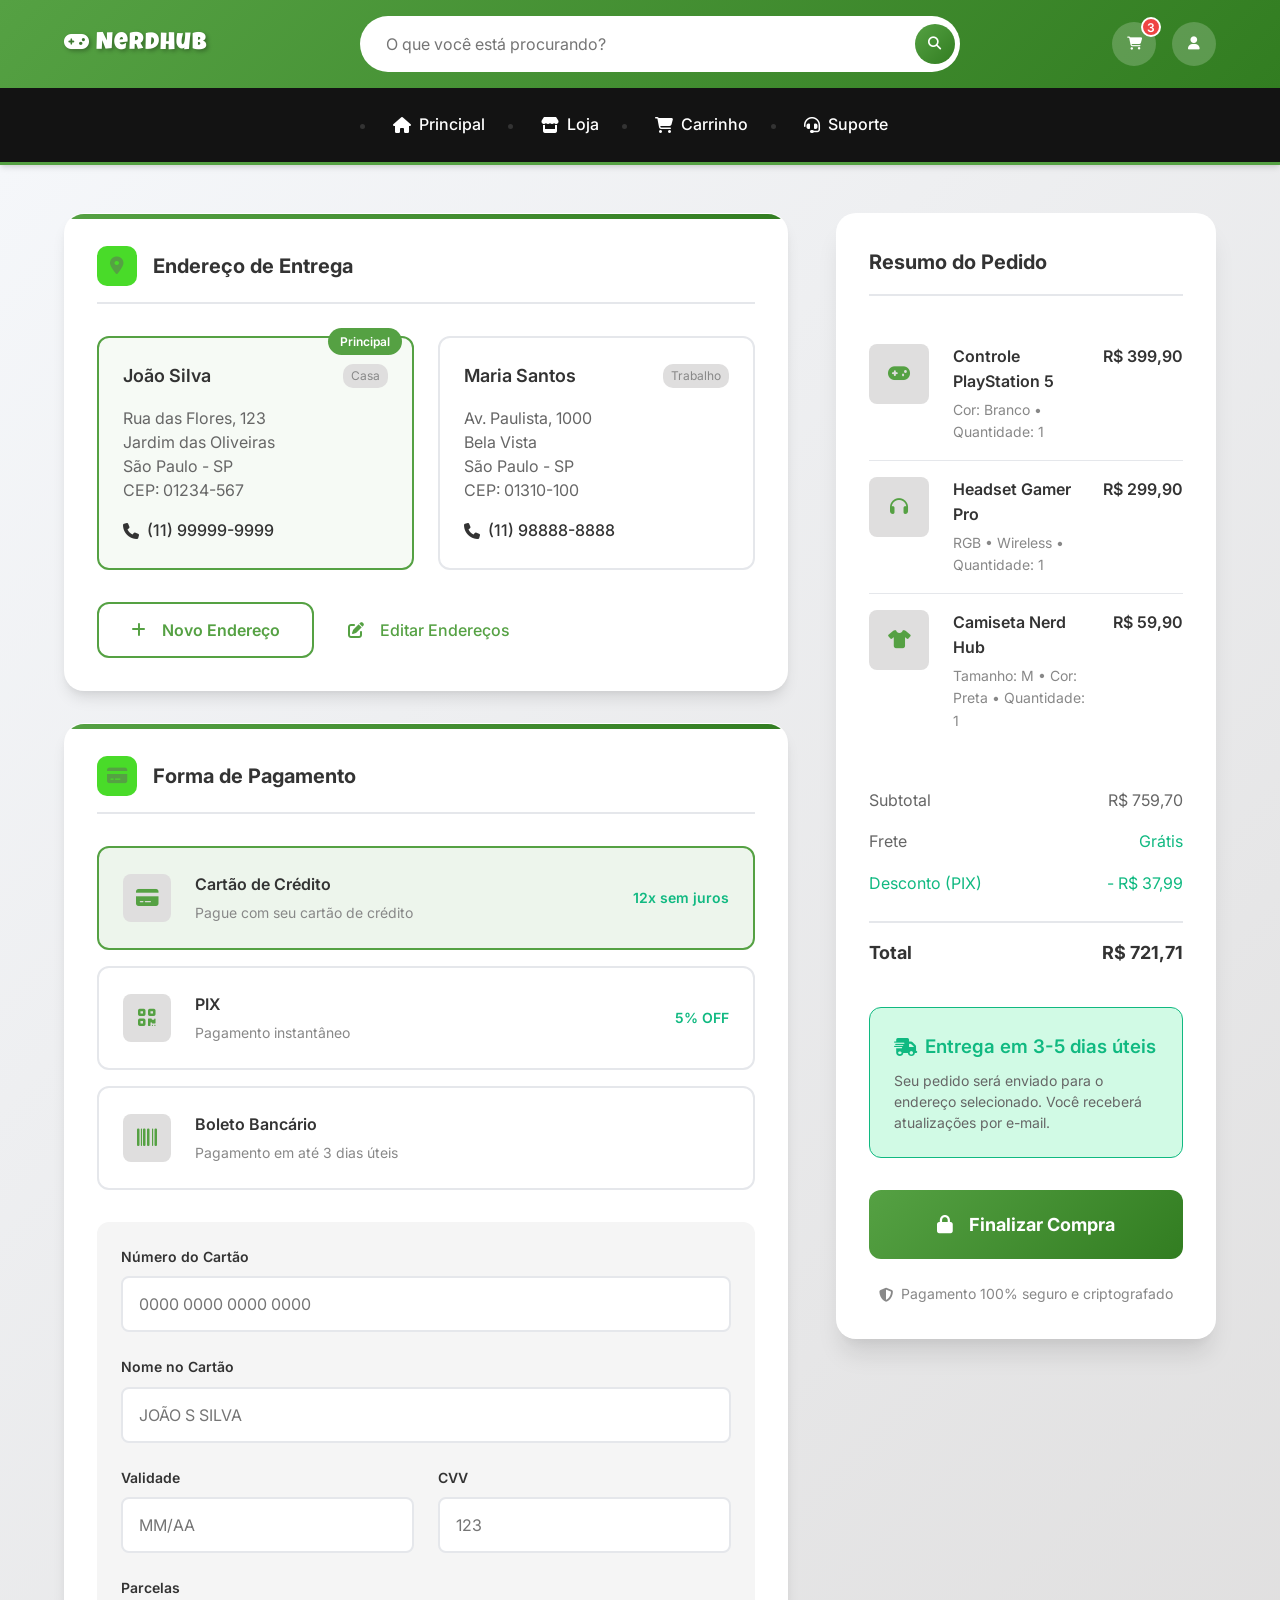
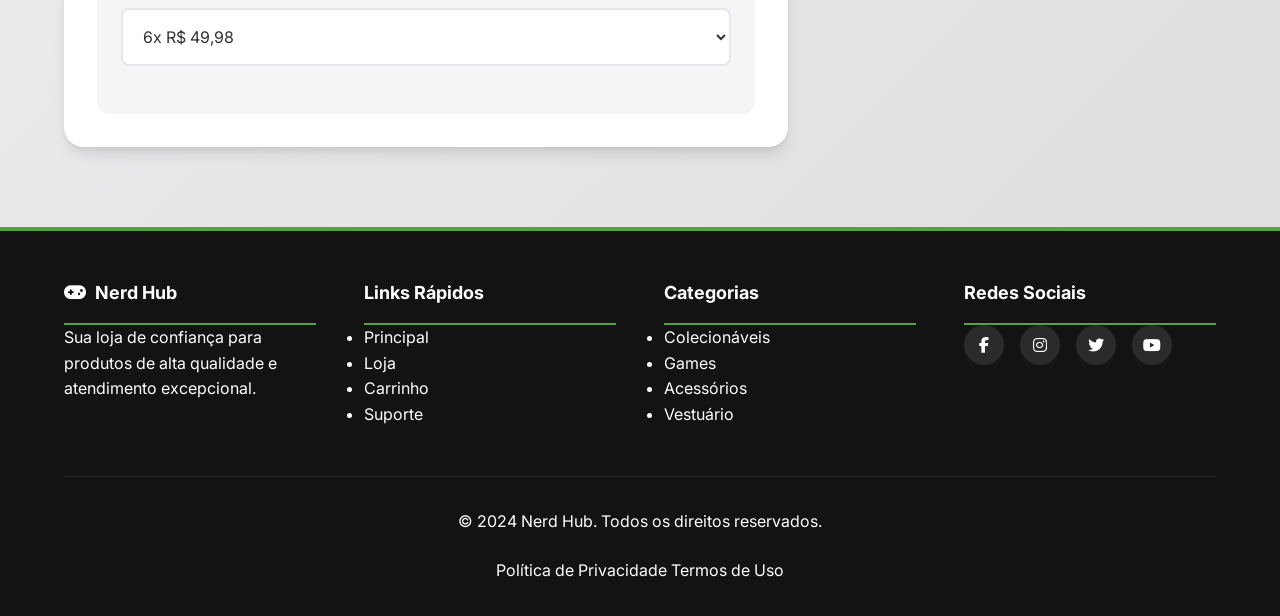
<file: pagina_finalizar_pedido/index.html>
<!DOCTYPE html>
<html lang="pt-BR">
<head>
    <meta charset="UTF-8">
    <meta name="viewport" content="width=device-width, initial-scale=1.0">
    <title>Nerd Hub - Finalizar Compra</title>
    <link rel="stylesheet" href="style.css">
    <link rel="preconnect" href="https://fonts.googleapis.com">
    <link rel="preconnect" href="https://fonts.gstatic.com" crossorigin>
    <link href="https://fonts.googleapis.com/css2?family=Inter:wght@300;400;500;600;700&family=Luckiest+Guy&display=swap" rel="stylesheet">
    <link rel="stylesheet" href="https://cdnjs.cloudflare.com/ajax/libs/font-awesome/6.4.0/css/all.min.css">
    <link rel="stylesheet" href="style.css">
 
</head>
<body>
    <!-- Header -->
    <header class="header">
        <div class="header__top">
            <div class="container">
                <div class="header__top-content">
                    <h1 class="logo">
                        <a href="/" aria-label="Nerd Hub - Página inicial">
                            <i class="fas fa-gamepad"></i> NerDHub
                        </a>
                    </h1>
                    
                    <div class="header__search">
                        <form class="search-form">
                            <input 
                                type="search" 
                                class="search-input" 
                                placeholder="O que você está procurando?" 
                                aria-label="Buscar produtos"
                            >
                            <button type="submit" class="search-button" aria-label="Buscar">
                                <i class="fas fa-search"></i>
                            </button>
                        </form>
                    </div>
                    
                    <div class="header__actions">
                        <button class="header__action" aria-label="Carrinho de compras">
                            <i class="fas fa-shopping-cart"></i>
                            <span class="cart-count">3</span>
                        </button>
                        <button class="header__action" aria-label="Perfil do usuário">
                            <i class="fas fa-user"></i>
                        </button>
                    </div>
                </div>
            </div>
        </div>
        
        <div class="header__bottom">
            <div class="container">
                <nav class="main-nav" aria-label="Navegação principal">
                    <ul class="main-nav__list">
                        <li class="main-nav__item">
                            <a href="/" class="main-nav__link">
                                <i class="fas fa-home"></i> Principal
                            </a>
                        </li>
                        <li class="main-nav__item">
                            <a href="/loja" class="main-nav__link">
                                <i class="fas fa-store"></i> Loja
                            </a>
                        </li>
                        <li class="main-nav__item">
                            <a href="/carrinho" class="main-nav__link">
                                <i class="fas fa-shopping-cart"></i> Carrinho
                            </a>
                        </li>
                        <li class="main-nav__item">
                            <a href="/suporte" class="main-nav__link">
                                <i class="fas fa-headset"></i> Suporte
                            </a>
                        </li>
                    </ul>
                </nav>
            </div>
        </div>
    </header>

    <!-- Main Content -->
    <main class="main-content">
        <div class="container">
            <!-- Checkout Progress -->
           

            <div class="checkout-layout">
                <!-- Left Column: Checkout Form -->
                <div class="checkout-left">
                    <!-- Endereço de Entrega -->
                    <section class="checkout-section">
                        <div class="checkout-section__header">
                            <div class="checkout-section__icon">
                                <i class="fas fa-map-marker-alt"></i>
                            </div>
                            <h2 class="checkout-section__title">Endereço de Entrega</h2>
                        </div>
                        
                        <div class="address-options">
                            <div class="address-card selected">
                                <div class="address-card__badge">Principal</div>
                                <div class="address-card__header">
                                    <h3 class="address-card__name">João Silva</h3>
                                    <span class="address-card__type">Casa</span>
                                </div>
                                <div class="address-card__details">
                                    Rua das Flores, 123<br>
                                    Jardim das Oliveiras<br>
                                    São Paulo - SP<br>
                                    CEP: 01234-567
                                </div>
                                <p class="address-card__phone">
                                    <i class="fas fa-phone"></i> (11) 99999-9999
                                </p>
                            </div>
                            
                            <div class="address-card">
                                <div class="address-card__header">
                                    <h3 class="address-card__name">Maria Santos</h3>
                                    <span class="address-card__type">Trabalho</span>
                                </div>
                                <div class="address-card__details">
                                    Av. Paulista, 1000<br>
                                    Bela Vista<br>
                                    São Paulo - SP<br>
                                    CEP: 01310-100
                                </div>
                                <p class="address-card__phone">
                                    <i class="fas fa-phone"></i> (11) 98888-8888
                                </p>
                            </div>
                        </div>
                        
                        <div class="address-actions">
                            <button class="btn btn--secondary">
                                <i class="fas fa-plus"></i> Novo Endereço
                            </button>
                            <button class="btn btn--text">
                                <i class="fas fa-edit"></i> Editar Endereços
                            </button>
                        </div>
                    </section>

                    <!-- Forma de Pagamento -->
                    <section class="checkout-section">
                        <div class="checkout-section__header">
                            <div class="checkout-section__icon">
                                <i class="fas fa-credit-card"></i>
                            </div>
                            <h2 class="checkout-section__title">Forma de Pagamento</h2>
                        </div>
                        
                        <div class="payment-methods">
                            <div class="payment-method selected" data-method="credit">
                                <div class="payment-method__icon">
                                    <i class="fas fa-credit-card"></i>
                                </div>
                                <div class="payment-method__info">
                                    <h3 class="payment-method__name">Cartão de Crédito</h3>
                                    <p class="payment-method__description">Pague com seu cartão de crédito</p>
                                </div>
                                <span class="payment-method__discount">12x sem juros</span>
                            </div>
                            
                            <div class="payment-method" data-method="pix">
                                <div class="payment-method__icon">
                                    <i class="fas fa-qrcode"></i>
                                </div>
                                <div class="payment-method__info">
                                    <h3 class="payment-method__name">PIX</h3>
                                    <p class="payment-method__description">Pagamento instantâneo</p>
                                </div>
                                <span class="payment-method__discount">5% OFF</span>
                            </div>
                            
                            <div class="payment-method" data-method="boleto">
                                <div class="payment-method__icon">
                                    <i class="fas fa-barcode"></i>
                                </div>
                                <div class="payment-method__info">
                                    <h3 class="payment-method__name">Boleto Bancário</h3>
                                    <p class="payment-method__description">Pagamento em até 3 dias úteis</p>
                                </div>
                            </div>
                        </div>
                        
                        <!-- Cartão de Crédito Details -->
                        <div class="card-details active">
                            <form id="credit-card-form">
                                <div class="form-group">
                                    <label for="card-number" class="form-label">Número do Cartão</label>
                                    <input 
                                        type="text" 
                                        id="card-number" 
                                        class="form-input"
                                        placeholder="0000 0000 0000 0000"
                                        maxlength="19"
                                    >
                                </div>
                                
                                <div class="form-group">
                                    <label for="card-name" class="form-label">Nome no Cartão</label>
                                    <input 
                                        type="text" 
                                        id="card-name" 
                                        class="form-input"
                                        placeholder="JOÃO S SILVA"
                                    >
                                </div>
                                
                                <div class="form-row">
                                    <div class="form-group">
                                        <label for="card-expiry" class="form-label">Validade</label>
                                        <input 
                                            type="text" 
                                            id="card-expiry" 
                                            class="form-input"
                                            placeholder="MM/AA"
                                            maxlength="5"
                                        >
                                    </div>
                                    
                                    <div class="form-group">
                                        <label for="card-cvv" class="form-label">CVV</label>
                                        <input 
                                            type="text" 
                                            id="card-cvv" 
                                            class="form-input"
                                            placeholder="123"
                                            maxlength="3"
                                        >
                                    </div>
                                </div>
                                
                                <div class="form-group">
                                    <label for="card-installments" class="form-label">Parcelas</label>
                                    <select id="card-installments" class="form-input">
                                        <option value="1">1x R$ 299,90</option>
                                        <option value="2">2x R$ 149,95</option>
                                        <option value="3">3x R$ 99,97</option>
                                        <option value="4">4x R$ 74,98</option>
                                        <option value="5">5x R$ 59,98</option>
                                        <option value="6" selected>6x R$ 49,98</option>
                                        <option value="12">12x R$ 24,99</option>
                                    </select>
                                </div>
                            </form>
                        </div>
                    </section>
                </div>

                <!-- Right Column: Order Summary -->
                <aside class="order-summary">
                    <div class="summary-card">
                        <h2 class="summary-card__title">Resumo do Pedido</h2>
                        
                        <div class="order-items">
                            <div class="order-item">
                                <div class="order-item__image">
                                    <i class="fas fa-gamepad"></i>
                                </div>
                                <div class="order-item__info">
                                    <h3 class="order-item__name">Controle PlayStation 5</h3>
                                    <p class="order-item__details">Cor: Branco • Quantidade: 1</p>
                                </div>
                                <div class="order-item__price">R$ 399,90</div>
                            </div>
                            
                            <div class="order-item">
                                <div class="order-item__image">
                                    <i class="fas fa-headphones"></i>
                                </div>
                                <div class="order-item__info">
                                    <h3 class="order-item__name">Headset Gamer Pro</h3>
                                    <p class="order-item__details">RGB • Wireless • Quantidade: 1</p>
                                </div>
                                <div class="order-item__price">R$ 299,90</div>
                            </div>
                            
                            <div class="order-item">
                                <div class="order-item__image">
                                    <i class="fas fa-tshirt"></i>
                                </div>
                                <div class="order-item__info">
                                    <h3 class="order-item__name">Camiseta Nerd Hub</h3>
                                    <p class="order-item__details">Tamanho: M • Cor: Preta • Quantidade: 1</p>
                                </div>
                                <div class="order-item__price">R$ 59,90</div>
                            </div>
                        </div>
                        
                        <div class="summary-details">
                            <div class="summary-row">
                                <span>Subtotal</span>
                                <span>R$ 759,70</span>
                            </div>
                            <div class="summary-row">
                                <span>Frete</span>
                                <span class="text-success">Grátis</span>
                            </div>
                            <div class="summary-row discount">
                                <span>Desconto (PIX)</span>
                                <span>- R$ 37,99</span>
                            </div>
                            <div class="summary-row total">
                                <span>Total</span>
                                <span>R$ 721,71</span>
                            </div>
                        </div>
                        
                        <div class="summary-note">
                            <h3 class="summary-note__title">
                                <i class="fas fa-shipping-fast"></i> Entrega em 3-5 dias úteis
                            </h3>
                            <p class="summary-note__text">
                                Seu pedido será enviado para o endereço selecionado. Você receberá atualizações por e-mail.
                            </p>
                        </div>
                        
                        <button class="complete-order-btn">
                            <i class="fas fa-lock"></i> Finalizar Compra
                        </button>
                        
                        <div class="secure-payment">
                            <i class="fas fa-shield-alt"></i>
                            <span>Pagamento 100% seguro e criptografado</span>
                        </div>
                    </div>
                </aside>
            </div>
        </div>
    </main>

    <!-- Footer -->
    <footer class="footer">
        <div class="container">
            <div class="footer__content">
                <!-- Brand Column -->
                <div class="footer__column">
                    <h3 class="footer__title">
                        <i class="fas fa-gamepad"></i> Nerd Hub
                    </h3>
                    <p class="footer__description">
                        Sua loja de confiança para produtos de alta qualidade e atendimento excepcional.
                    </p>
                </div>

                <!-- Quick Links -->
                <div class="footer__column">
                    <h3 class="footer__title">Links Rápidos</h3>
                    <ul class="footer__list">
                        <li class="footer__list-item">
                            <a href="/" class="footer__link">Principal</a>
                        </li>
                        <li class="footer__list-item">
                            <a href="/loja" class="footer__link">Loja</a>
                        </li>
                        <li class="footer__list-item">
                            <a href="/carrinho" class="footer__link">Carrinho</a>
                        </li>
                        <li class="footer__list-item">
                            <a href="/suporte" class="footer__link">Suporte</a>
                        </li>
                    </ul>
                </div>

                <!-- Categories -->
                <div class="footer__column">
                    <h3 class="footer__title">Categorias</h3>
                    <ul class="footer__list">
                        <li class="footer__list-item">
                            <a href="/colecionaveis" class="footer__link">Colecionáveis</a>
                        </li>
                        <li class="footer__list-item">
                            <a href="/games" class="footer__link">Games</a>
                        </li>
                        <li class="footer__list-item">
                            <a href="/acessorios" class="footer__link">Acessórios</a>
                        </li>
                        <li class="footer__list-item">
                            <a href="/vestuario" class="footer__link">Vestuário</a>
                        </li>
                    </ul>
                </div>

                <!-- Social Media -->
                <div class="footer__column">
                    <h3 class="footer__title">Redes Sociais</h3>
                    <div class="social-links">
                        <a href="#" class="social-link" aria-label="Facebook">
                            <i class="fab fa-facebook-f"></i>
                        </a>
                        <a href="#" class="social-link" aria-label="Instagram">
                            <i class="fab fa-instagram"></i>
                        </a>
                        <a href="#" class="social-link" aria-label="Twitter">
                            <i class="fab fa-twitter"></i>
                        </a>
                        <a href="#" class="social-link" aria-label="YouTube">
                            <i class="fab fa-youtube"></i>
                        </a>
                    </div>
                </div>
            </div>

            <div class="footer__bottom">
                <p class="footer__copyright">
                    © 2024 Nerd Hub. Todos os direitos reservados.
                </p>
                <div class="footer__links">
                    <a href="/privacidade">Política de Privacidade</a>
                    <a href="/termos">Termos de Uso</a>
                </div>
            </div>
        </div>
    </footer>

    <script>
        // Payment Method Selection
        document.querySelectorAll('.payment-method').forEach(method => {
            method.addEventListener('click', function() {
                // Remove selected class from all methods
                document.querySelectorAll('.payment-method').forEach(m => {
                    m.classList.remove('selected');
                });
                
                // Add selected class to clicked method
                this.classList.add('selected');
                
                // Show/hide credit card form
                const methodType = this.dataset.method;
                const cardDetails = document.querySelector('.card-details');
                
                if (methodType === 'credit') {
                    cardDetails.classList.add('active');
                } else {
                    cardDetails.classList.remove('active');
                }
                
                // Update discount in order summary
                const discountRow = document.querySelector('.summary-row.discount span:last-child');
                if (methodType === 'pix') {
                    discountRow.textContent = '- R$ 37,99';
                } else {
                    discountRow.textContent = '- R$ 0,00';
                }
            });
        });

        // Address Selection
        document.querySelectorAll('.address-card').forEach(card => {
            card.addEventListener('click', function() {
                // Remove selected class from all cards
                document.querySelectorAll('.address-card').forEach(c => {
                    c.classList.remove('selected');
                });
                
                // Add selected class to clicked card
                this.classList.add('selected');
            });
        });

        // Credit Card Input Formatting
        const cardNumber = document.getElementById('card-number');
        const cardExpiry = document.getElementById('card-expiry');
        
        cardNumber.addEventListener('input', function(e) {
            let value = e.target.value.replace(/\D/g, '');
            value = value.replace(/(\d{4})/g, '$1 ').trim();
            e.target.value = value.substring(0, 19);
        });
        
        cardExpiry.addEventListener('input', function(e) {
            let value = e.target.value.replace(/\D/g, '');
            if (value.length >= 2) {
                value = value.substring(0, 2) + '/' + value.substring(2, 4);
            }
            e.target.value = value.substring(0, 5);
        });

        // Complete Order Button
        document.querySelector('.complete-order-btn').addEventListener('click', function() {
            const selectedAddress = document.querySelector('.address-card.selected .address-card__name').textContent;
            const selectedMethod = document.querySelector('.payment-method.selected .payment-method__name').textContent;
            
            alert(`Pedido confirmado!\n\nEndereço: ${selectedAddress}\nPagamento: ${selectedMethod}\n\nObrigado por comprar na NerdHub!`);
            
            // In a real application, you would submit the form here
            // and redirect to a confirmation page
        });

        // New Address Button
        document.querySelector('.btn--secondary').addEventListener('click', function() {
            alert('Funcionalidade de novo endereço será implementada aqui.');
        });

        // Edit Addresses Button
        document.querySelector('.btn--text').addEventListener('click', function() {
            alert('Redirecionando para gestão de endereços...');
        });
    </script>
</body>
</html>
</file>
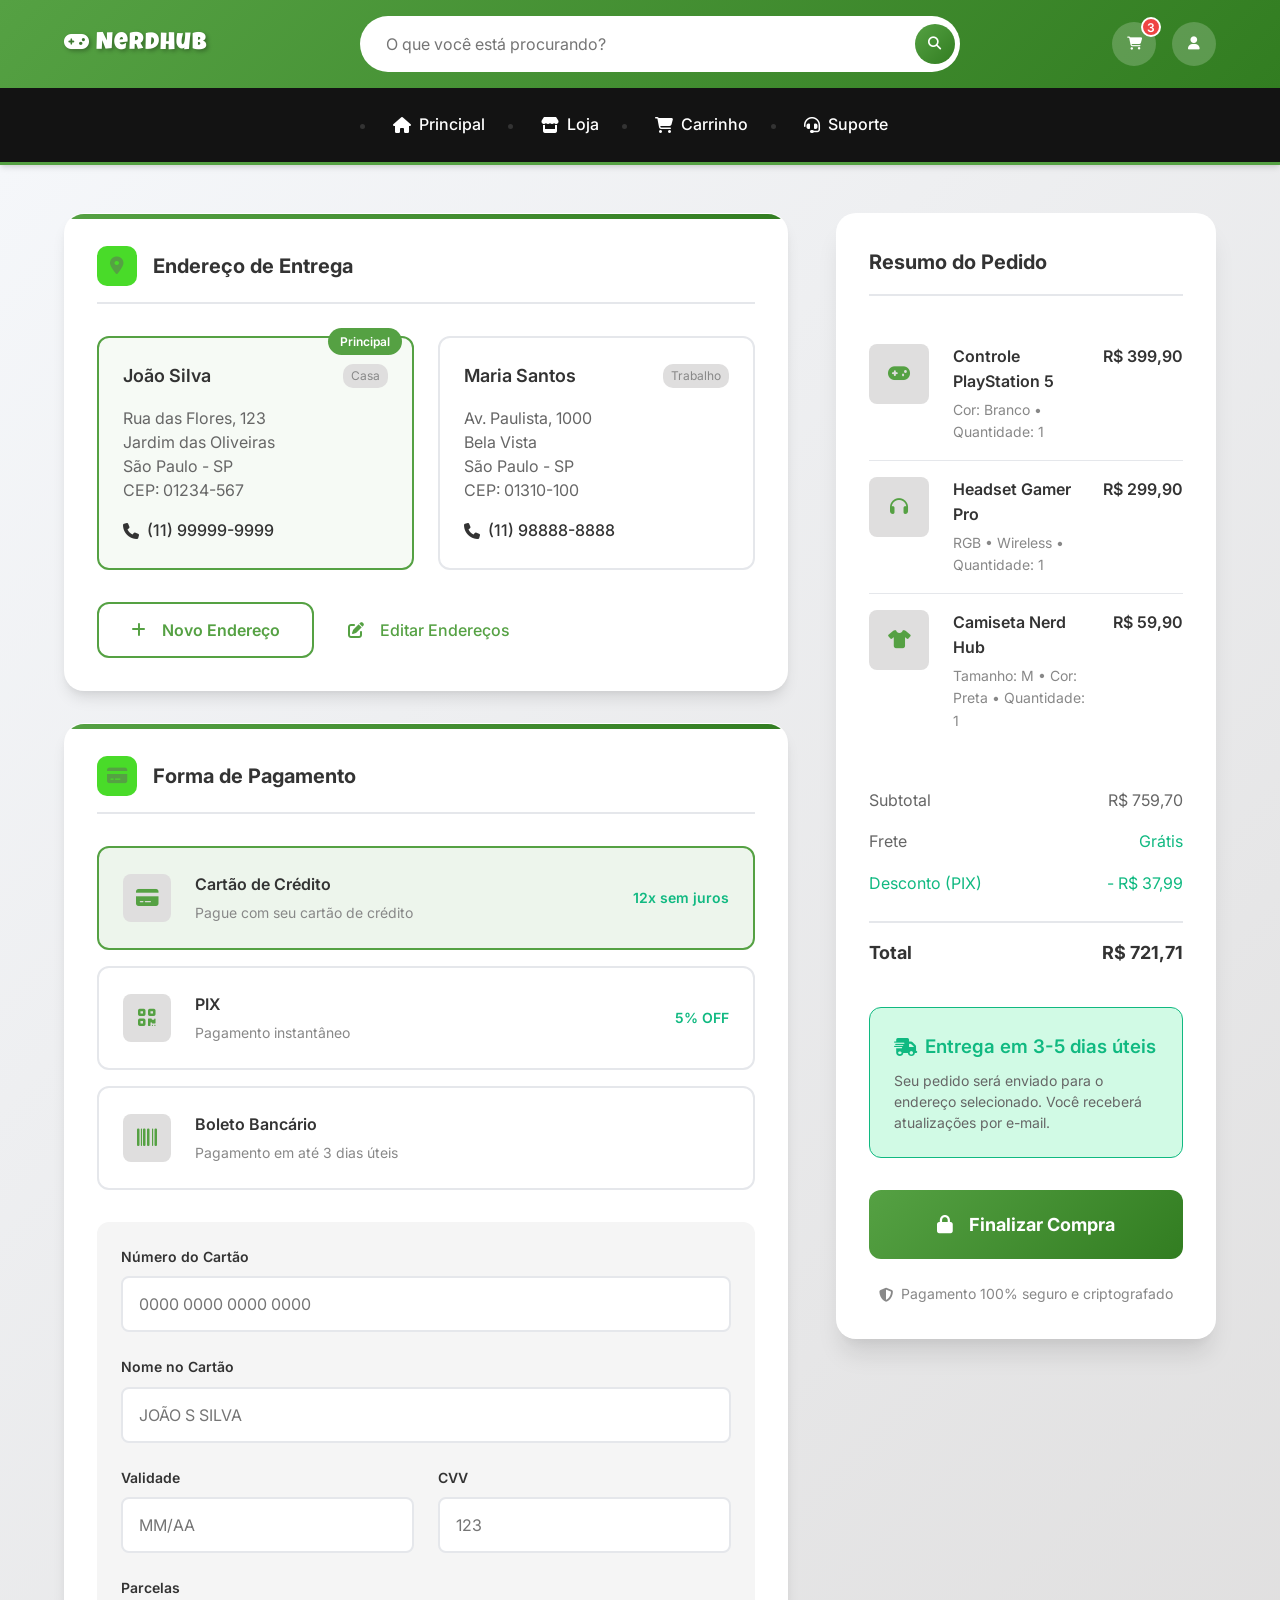
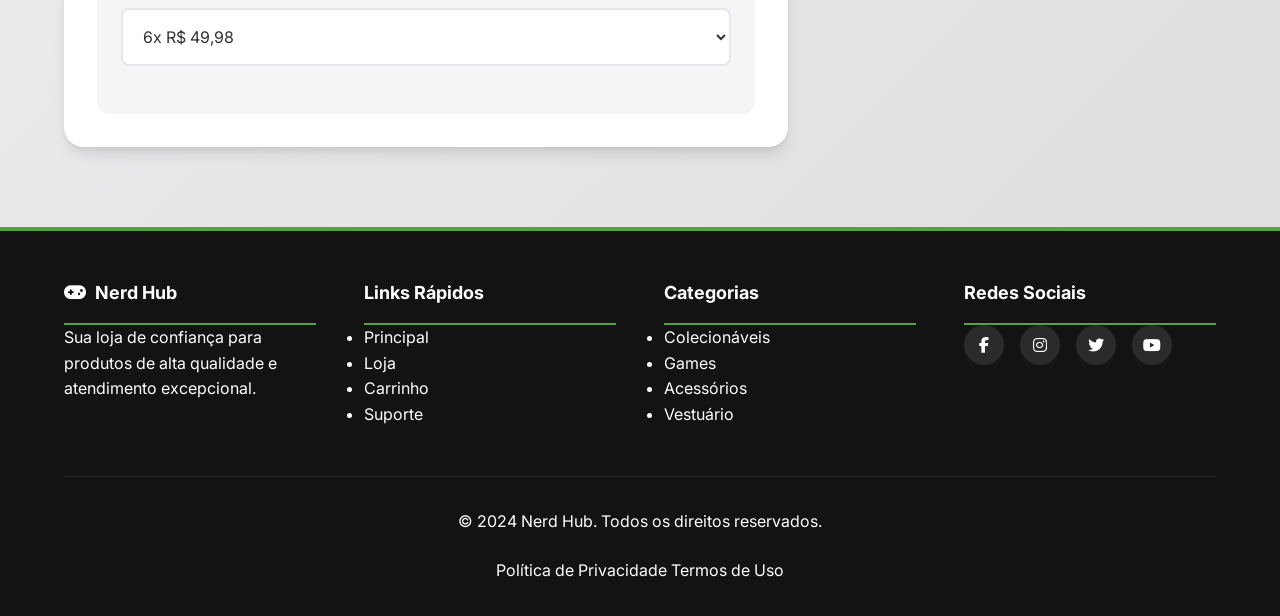
<file: pagina_finalizar_pedido/completo.html>
<!DOCTYPE html>
<html lang="pt-BR">
<head>
    <meta charset="UTF-8">
    <meta name="viewport" content="width=device-width, initial-scale=1.0">
    <title>Nerd Hub - Finalizar Compra</title>
    <link rel="stylesheet" href="style.css">
    <link rel="preconnect" href="https://fonts.googleapis.com">
    <link rel="preconnect" href="https://fonts.gstatic.com" crossorigin>
    <link href="https://fonts.googleapis.com/css2?family=Inter:wght@300;400;500;600;700&family=Luckiest+Guy&display=swap" rel="stylesheet">
    <link rel="stylesheet" href="https://cdnjs.cloudflare.com/ajax/libs/font-awesome/6.4.0/css/all.min.css">
    <link rel="stylesheet" href="style.css">
    <style>
                /* ==========================================================================
           RESET E BASE
           ========================================================================== */

           *,
           *::before,
           *::after {
               box-sizing: border-box;
               margin: 0;
               padding: 0;
           }
   
           html {
               -webkit-font-smoothing: antialiased;
               -moz-osx-font-smoothing: grayscale;
               font-size: 16px;
               scroll-behavior: smooth;
           }
   
           body {
               font-family: 'Inter', -apple-system, BlinkMacSystemFont, 'Segoe UI', Roboto, Oxygen, Ubuntu, sans-serif;
               background: linear-gradient(135deg, #f5f7fa 0%, #dfdede 100%);
               color: #333;
               line-height: 1.6;
               min-height: 100vh;
               display: flex;
               flex-direction: column;
           }
   
           /* ==========================================================================
              VARIÁVEIS CSS
              ========================================================================== */
   
           :root {
               /* Cores Principais */
               --primary: #55a143;
               --primary-dark: #327d21;
               --primary-light: #49db29;
               --primary-gradient: linear-gradient(135deg, #55a143 0%, #327d21 100%);
               
               --secondary: #2daf10;
               --secondary-dark: #1e7c0b;
               --secondary-light: #5fdd82;
               
               --accent: #14b8a6;
               --accent-dark: #0d8c7d;
               --accent-light: #2ae8d4;
               
               /* Cores Neutras */
               --dark: #131313;
               --dark-light: #2d2d2d;
               --light: #dfdede;
               --lighter: #f5f5f5;
               --white: #ffffff;
               --black: #000000;
               
               /* Cores de Texto */
               --text-dark: #333333;
               --text-medium: #666666;
               --text-light: #888888;
               --text-white: #ffffff;
               --text-muted: #999999;
               
               /* Cores de Status */
               --success: #10b981;
               --success-light: #d1fae5;
               --danger: #ef4444;
               --danger-light: #fee2e2;
               --warning: #f59e0b;
               --warning-light: #fef3c7;
               --info: #3b82f6;
               --info-light: #dbeafe;
               
               /* Cores de Fundo */
               --bg-overlay: rgba(20, 184, 166, 0.15);
               --bg-transparent: rgba(255, 255, 255, 0.1);
               --bg-card: rgba(255, 255, 255, 0.95);
               
               /* Bordas */
               --border-light: rgba(255, 255, 255, 0.2);
               --border-medium: #e5e7eb;
               --border-dark: #d1d5db;
               --border-radius: 12px;
               
               /* Espaçamentos */
               --space-xs: 0.5rem;    /* 8px */
               --space-sm: 1rem;      /* 16px */
               --space-md: 1.5rem;    /* 24px */
               --space-lg: 2rem;      /* 32px */
               --space-xl: 3rem;      /* 48px */
               --space-2xl: 4rem;     /* 64px */
               
               /* Sombras */
               --shadow-sm: 0 1px 3px rgba(0, 0, 0, 0.12);
               --shadow-md: 0 4px 6px -1px rgba(0, 0, 0, 0.1), 0 2px 4px -1px rgba(0, 0, 0, 0.06);
               --shadow-lg: 0 10px 15px -3px rgba(0, 0, 0, 0.1), 0 4px 6px -2px rgba(0, 0, 0, 0.05);
               --shadow-xl: 0 20px 25px -5px rgba(0, 0, 0, 0.1), 0 10px 10px -5px rgba(0, 0, 0, 0.04);
               
               /* Transições */
               --transition-fast: 150ms ease;
               --transition-normal: 250ms ease;
               --transition-slow: 350ms ease;
               
               /* Tipografia */
               --font-xs: 0.75rem;    /* 12px */
               --font-sm: 0.875rem;   /* 14px */
               --font-base: 1rem;     /* 16px */
               --font-lg: 1.125rem;   /* 18px */
               --font-xl: 1.25rem;    /* 20px */
               --font-2xl: 1.5rem;    /* 24px */
               --font-3xl: 2rem;      /* 32px */
               --font-4xl: 2.5rem;    /* 40px */
           }
   
           /* ==========================================================================
              ELEMENTOS HTML
              ========================================================================== */
   
           a {
               text-decoration: none;
               color: inherit;
               transition: all var(--transition-fast);
           }
   
           a:hover,
           a:focus {
               color: var(--primary);
               outline: none;
           }
   
           button {
               cursor: pointer;
               font-family: inherit;
               border: none;
               background: none;
               outline: none;
               transition: all var(--transition-fast);
           }
   
           button:focus {
               outline: 2px solid var(--primary);
               outline-offset: 2px;
           }
   
           input,
           textarea,
           select {
               font-family: inherit;
               font-size: inherit;
               color: inherit;
               outline: none;
               border: 1px solid var(--border-medium);
               border-radius: var(--border-radius);
               transition: all var(--transition-fast);
           }
   
           input:focus,
           textarea:focus,
           select:focus {
               border-color: var(--primary);
               box-shadow: 0 0 0 3px rgba(85, 161, 67, 0.1);
           }
   
           /* ==========================================================================
              UTILITÁRIOS
              ========================================================================== */
   
           .container {
               width: 100%;
               max-width: 1200px;
               margin: 0 auto;
               padding: 0 var(--space-md);
           }
   
           .text-center { text-align: center; }
           .text-left { text-align: left; }
           .text-right { text-align: right; }
   
           .flex { display: flex; }
           .flex-col { flex-direction: column; }
           .flex-row { flex-direction: row; }
           .items-center { align-items: center; }
           .items-start { align-items: flex-start; }
           .items-end { align-items: flex-end; }
           .justify-center { justify-content: center; }
           .justify-between { justify-content: space-between; }
           .justify-start { justify-content: flex-start; }
           .justify-end { justify-content: flex-end; }
           .flex-wrap { flex-wrap: wrap; }
           .flex-1 { flex: 1; }
           .flex-none { flex: none; }
   
           .gap-xs { gap: var(--space-xs); }
           .gap-sm { gap: var(--space-sm); }
           .gap-md { gap: var(--space-md); }
           .gap-lg { gap: var(--space-lg); }
           .gap-xl { gap: var(--space-xl); }
   
           .w-full { width: 100%; }
           .w-auto { width: auto; }
           .h-full { height: 100%; }
           .h-auto { height: auto; }
   
           .mt-sm { margin-top: var(--space-sm); }
           .mt-md { margin-top: var(--space-md); }
           .mt-lg { margin-top: var(--space-lg); }
           .mb-sm { margin-bottom: var(--space-sm); }
           .mb-md { margin-bottom: var(--space-md); }
           .mb-lg { margin-bottom: var(--space-lg); }
   
           .p-sm { padding: var(--space-sm); }
           .p-md { padding: var(--space-md); }
           .p-lg { padding: var(--space-lg); }
           .px-sm { padding-left: var(--space-sm); padding-right: var(--space-sm); }
           .px-md { padding-left: var(--space-md); padding-right: var(--space-md); }
           .px-lg { padding-left: var(--space-lg); padding-right: var(--space-lg); }
           .py-sm { padding-top: var(--space-sm); padding-bottom: var(--space-sm); }
           .py-md { padding-top: var(--space-md); padding-bottom: var(--space-md); }
           .py-lg { padding-top: var(--space-lg); padding-bottom: var(--space-lg); }
   
           .rounded-md { border-radius: var(--border-radius); }
           .rounded-lg { border-radius: 20px; }
   
           .bg-white { background-color: var(--white); }
           .bg-primary { background: var(--primary-gradient); }
           .bg-light { background-color: var(--light); }
           .bg-lighter { background-color: var(--lighter); }
   
           .text-white { color: var(--text-white); }
           .text-dark { color: var(--text-dark); }
           .text-primary { color: var(--primary); }
           .text-secondary { color: var(--secondary); }
           .text-danger { color: var(--danger); }
           .text-success { color: var(--success); }
           .text-muted { color: var(--text-muted); }
   
           .font-normal { font-weight: 400; }
           .font-medium { font-weight: 500; }
           .font-semibold { font-weight: 600; }
           .font-bold { font-weight: 700; }
   
           .text-sm { font-size: var(--font-sm); }
           .text-base { font-size: var(--font-base); }
           .text-lg { font-size: var(--font-lg); }
           .text-xl { font-size: var(--font-xl); }
           .text-2xl { font-size: var(--font-2xl); }
   
           .shadow-sm { box-shadow: var(--shadow-sm); }
           .shadow-md { box-shadow: var(--shadow-md); }
           .shadow-lg { box-shadow: var(--shadow-lg); }
   
           /* ==========================================================================
              LAYOUT PRINCIPAL
              ========================================================================== */
   
           #app {
               min-height: 100vh;
               display: flex;
               flex-direction: column;
           }
   
           .main-content {
               flex: 1;
               padding: var(--space-xl) 0;
               background: linear-gradient(135deg, #f5f7fa 0%, #dfdede 100%);
           }
   
           /* ==========================================================================
              HEADER
              ========================================================================== */
   
           .header {
               background-color: var(--white);
               box-shadow: var(--shadow-md);
               position: sticky;
               top: 0;
               z-index: 200;
               border-bottom: 3px solid var(--primary);
           }
   
           .header__top {
               background: var(--primary-gradient);
               padding: var(--space-sm) 0;
           }
   
           .header__top-content {
               display: flex;
               align-items: center;
               justify-content: space-between;
               gap: var(--space-lg);
           }
   
           .logo {
               font-family: 'Luckiest Guy', cursive, sans-serif;
               font-size: var(--font-2xl);
               color: var(--white);
               font-weight: 400;
               letter-spacing: 1px;
               text-shadow: 2px 2px 4px rgba(0, 0, 0, 0.3);
               display: flex;
               align-items: center;
               gap: var(--space-xs);
           }
   
           .logo i {
               font-size: var(--font-xl);
               animation: pulse 2s infinite;
           }
   
           @keyframes pulse {
               0%, 100% { transform: scale(1); }
               50% { transform: scale(1.1); }
           }
   
           .header__search {
               flex: 1;
               max-width: 600px;
               position: relative;
           }
   
           .search-form {
               display: flex;
               position: relative;
               width: 100%;
           }
   
           .search-input {
               width: 100%;
               padding: var(--space-sm) var(--space-md);
               padding-right: 50px;
               background-color: var(--white);
               border: 2px solid transparent;
               border-radius: 50px;
               font-size: var(--font-base);
               color: var(--text-dark);
               transition: all var(--transition-normal);
           }
   
           .search-input:focus {
               border-color: var(--accent);
               box-shadow: 0 0 0 3px rgba(20, 184, 166, 0.2);
               transform: translateY(-1px);
           }
   
           .search-button {
               position: absolute;
               right: 5px;
               top: 50%;
               transform: translateY(-50%);
               background: var(--primary-gradient);
               color: var(--white);
               border: none;
               border-radius: 50%;
               width: 40px;
               height: 40px;
               display: flex;
               align-items: center;
               justify-content: center;
               cursor: pointer;
               transition: all var(--transition-normal);
           }
   
           .header__actions {
               display: flex;
               gap: var(--space-sm);
               align-items: center;
           }
   
           .header__action {
               position: relative;
               background: rgba(255, 255, 255, 0.2);
               color: var(--white);
               border: none;
               border-radius: 50%;
               width: 44px;
               height: 44px;
               display: flex;
               align-items: center;
               justify-content: center;
               cursor: pointer;
               transition: all var(--transition-normal);
           }
   
           .header__action:hover {
               background: rgba(255, 255, 255, 0.3);
               transform: translateY(-2px);
               box-shadow: var(--shadow-sm);
           }
   
           .cart-count {
               position: absolute;
               top: -5px;
               right: -5px;
               background-color: var(--danger);
               color: var(--white);
               font-size: var(--font-xs);
               font-weight: 600;
               width: 20px;
               height: 20px;
               border-radius: 50%;
               display: flex;
               align-items: center;
               justify-content: center;
               border: 2px solid var(--white);
           }
   
           .header__bottom {
               background-color: var(--dark);
               padding: var(--space-sm) 0;
           }
   
           .main-nav__list {
               display: flex;
               gap: var(--space-md);
               flex-wrap: wrap;
               justify-content: center;
           }
   
           .main-nav__link {
               color: var(--text-white);
               font-size: var(--font-base);
               font-weight: 500;
               padding: var(--space-xs) var(--space-sm);
               border-radius: var(--border-radius);
               display: flex;
               align-items: center;
               gap: var(--space-xs);
               transition: all var(--transition-normal);
               position: relative;
               overflow: hidden;
           }
   
           .main-nav__link:hover,
           .main-nav__link:focus {
               background-color: rgba(255, 255, 255, 0.1);
               color: var(--accent-light);
               transform: translateY(-2px);
           }
   
           /* ==========================================================================
              CHECKOUT LAYOUT
              ========================================================================== */
   
           .checkout-layout {
               display: grid;
               grid-template-columns: 1fr 380px;
               gap: var(--space-xl);
           }
   
           .checkout-progress {
               display: flex;
               align-items: center;
               justify-content: space-between;
               margin-bottom: var(--space-xl);
               position: relative;
           }
   
           .checkout-progress::before {
               content: '';
               position: absolute;
               top: 50%;
               left: 0;
               right: 0;
               height: 2px;
               background: var(--border-medium);
               z-index: 1;
           }
   
           .progress-step {
               position: relative;
               z-index: 2;
               display: flex;
               flex-direction: column;
               align-items: center;
               gap: var(--space-xs);
           }
   
           .progress-step__number {
               width: 40px;
               height: 40px;
               border-radius: 50%;
               background: var(--white);
               border: 3px solid var(--border-medium);
               display: flex;
               align-items: center;
               justify-content: center;
               font-weight: 600;
               color: var(--text-light);
               transition: all var(--transition-normal);
           }
   
           .progress-step.active .progress-step__number {
               background: var(--primary);
               border-color: var(--primary);
               color: var(--white);
               transform: scale(1.1);
           }
   
           .progress-step.completed .progress-step__number {
               background: var(--success);
               border-color: var(--success);
               color: var(--white);
           }
   
           .progress-step__label {
               font-size: var(--font-sm);
               font-weight: 500;
               color: var(--text-light);
           }
   
           .progress-step.active .progress-step__label {
               color: var(--primary);
               font-weight: 600;
           }
   
           /* ==========================================================================
              CHECKOUT SECTIONS
              ========================================================================== */
   
           .checkout-section {
               background: var(--white);
               border-radius: 20px;
               padding: var(--space-lg);
               box-shadow: var(--shadow-lg);
               margin-bottom: var(--space-lg);
               border: 1px solid rgba(255, 255, 255, 0.8);
               position: relative;
               overflow: hidden;
           }
   
           .checkout-section::before {
               content: '';
               position: absolute;
               top: 0;
               left: 0;
               right: 0;
               height: 5px;
               background: var(--primary-gradient);
           }
   
           .checkout-section__header {
               display: flex;
               align-items: center;
               gap: var(--space-sm);
               margin-bottom: var(--space-lg);
               padding-bottom: var(--space-sm);
               border-bottom: 2px solid var(--border-medium);
           }
   
           .checkout-section__title {
               font-size: var(--font-xl);
               font-weight: 700;
               color: var(--text-dark);
               margin: 0;
           }
   
           .checkout-section__icon {
               color: var(--primary);
               font-size: var(--font-lg);
               background: var(--primary-light);
               width: 40px;
               height: 40px;
               border-radius: 10px;
               display: flex;
               align-items: center;
               justify-content: center;
           }
   
           /* ==========================================================================
              ADDRESS SECTION
              ========================================================================== */
   
           .address-options {
               display: grid;
               grid-template-columns: repeat(auto-fit, minmax(300px, 1fr));
               gap: var(--space-md);
               margin-bottom: var(--space-lg);
           }
   
           .address-card {
               border: 2px solid var(--border-medium);
               border-radius: 12px;
               padding: var(--space-md);
               cursor: pointer;
               transition: all var(--transition-normal);
               position: relative;
           }
   
           .address-card:hover {
               border-color: var(--primary-light);
               transform: translateY(-2px);
               box-shadow: var(--shadow-md);
           }
   
           .address-card.selected {
               border-color: var(--primary);
               background: rgba(85, 161, 67, 0.05);
           }
   
           .address-card__badge {
               position: absolute;
               top: -10px;
               right: 10px;
               background: var(--primary);
               color: var(--white);
               font-size: var(--font-xs);
               font-weight: 600;
               padding: 4px 12px;
               border-radius: 20px;
           }
   
           .address-card__header {
               display: flex;
               align-items: center;
               justify-content: space-between;
               margin-bottom: var(--space-sm);
           }
   
           .address-card__name {
               font-size: var(--font-lg);
               font-weight: 600;
               color: var(--text-dark);
               margin: 0;
           }
   
           .address-card__type {
               font-size: var(--font-xs);
               color: var(--text-light);
               background: var(--light);
               padding: 2px 8px;
               border-radius: 10px;
           }
   
           .address-card__details {
               color: var(--text-medium);
               line-height: 1.5;
               margin-bottom: var(--space-sm);
           }
   
           .address-card__phone {
               color: var(--text-dark);
               font-weight: 500;
               display: flex;
               align-items: center;
               gap: var(--space-xs);
           }
   
           .address-actions {
               display: flex;
               gap: var(--space-sm);
               margin-top: var(--space-lg);
           }
   
           .btn {
               padding: var(--space-sm) var(--space-lg);
               border-radius: 12px;
               font-size: var(--font-base);
               font-weight: 600;
               cursor: pointer;
               transition: all var(--transition-normal);
               border: 2px solid transparent;
               display: inline-flex;
               align-items: center;
               justify-content: center;
               gap: var(--space-sm);
               text-align: center;
           }
   
           .btn--primary {
               background: var(--primary-gradient);
               color: var(--white);
           }
   
           .btn--primary:hover {
               transform: translateY(-2px);
               box-shadow: var(--shadow-lg);
               background: linear-gradient(135deg, #4a8f3a 0%, #2a6d1a 100%);
           }
   
           .btn--secondary {
               background-color: var(--white);
               color: var(--primary);
               border: 2px solid var(--primary);
           }
   
           .btn--secondary:hover {
               background-color: var(--primary);
               color: var(--white);
               transform: translateY(-2px);
               box-shadow: var(--shadow-md);
           }
   
           .btn--text {
               background: none;
               color: var(--primary);
               padding: var(--space-xs) var(--space-sm);
               font-weight: 500;
           }
   
           .btn--text:hover {
               text-decoration: underline;
               background-color: rgba(85, 161, 67, 0.1);
           }
   
           /* ==========================================================================
              PAYMENT SECTION
              ========================================================================== */
   
           .payment-methods {
               display: flex;
               flex-direction: column;
               gap: var(--space-sm);
               margin-bottom: var(--space-lg);
           }
   
           .payment-method {
               display: flex;
               align-items: center;
               gap: var(--space-md);
               padding: var(--space-md);
               border: 2px solid var(--border-medium);
               border-radius: 12px;
               cursor: pointer;
               transition: all var(--transition-normal);
           }
   
           .payment-method:hover {
               border-color: var(--primary-light);
               background: rgba(85, 161, 67, 0.05);
           }
   
           .payment-method.selected {
               border-color: var(--primary);
               background: rgba(85, 161, 67, 0.1);
           }
   
           .payment-method__icon {
               width: 48px;
               height: 48px;
               background: var(--light);
               border-radius: 8px;
               display: flex;
               align-items: center;
               justify-content: center;
               color: var(--primary);
               font-size: var(--font-xl);
               flex-shrink: 0;
           }
   
           .payment-method__info {
               flex: 1;
           }
   
           .payment-method__name {
               font-size: var(--font-base);
               font-weight: 600;
               color: var(--text-dark);
               margin: 0 0 4px 0;
           }
   
           .payment-method__description {
               font-size: var(--font-sm);
               color: var(--text-light);
               margin: 0;
           }
   
           .payment-method__discount {
               color: var(--success);
               font-weight: 600;
               font-size: var(--font-sm);
           }
   
           .card-details {
               margin-top: var(--space-md);
               padding: var(--space-md);
               background: var(--lighter);
               border-radius: 12px;
               display: none;
           }
   
           .card-details.active {
               display: block;
               animation: fadeIn 0.3s ease-out;
           }
   
           @keyframes fadeIn {
               from { opacity: 0; transform: translateY(-10px); }
               to { opacity: 1; transform: translateY(0); }
           }
   
           .form-group {
               display: flex;
               flex-direction: column;
               gap: var(--space-xs);
               margin-bottom: var(--space-md);
           }
   
           .form-label {
               font-size: var(--font-sm);
               font-weight: 600;
               color: var(--text-dark);
           }
   
           .form-input {
               width: 100%;
               padding: var(--space-sm);
               background-color: var(--white);
               border: 2px solid var(--border-medium);
               border-radius: 8px;
               font-size: var(--font-base);
               color: var(--text-dark);
               transition: all var(--transition-normal);
           }
   
           .form-input:focus {
               border-color: var(--primary);
               box-shadow: 0 0 0 3px rgba(85, 161, 67, 0.1);
           }
   
           .form-row {
               display: grid;
               grid-template-columns: 1fr 1fr;
               gap: var(--space-md);
           }
   
           /* ==========================================================================
              ORDER SUMMARY
              ========================================================================== */
   
           .order-summary {
               position: sticky;
               top: 120px;
           }
   
           .summary-card {
               background: var(--white);
               border-radius: 20px;
               padding: var(--space-lg);
               box-shadow: var(--shadow-xl);
               border: 1px solid rgba(255, 255, 255, 0.8);
           }
   
           .summary-card__title {
               font-size: var(--font-xl);
               font-weight: 700;
               color: var(--text-dark);
               margin: 0 0 var(--space-lg) 0;
               padding-bottom: var(--space-sm);
               border-bottom: 2px solid var(--border-medium);
           }
   
           .order-items {
               margin-bottom: var(--space-lg);
           }
   
           .order-item {
               display: flex;
               gap: var(--space-md);
               padding: var(--space-sm) 0;
               border-bottom: 1px solid var(--border-medium);
           }
   
           .order-item:last-child {
               border-bottom: none;
           }
   
           .order-item__image {
               width: 60px;
               height: 60px;
               border-radius: 8px;
               background: var(--light);
               display: flex;
               align-items: center;
               justify-content: center;
               flex-shrink: 0;
           }
   
           .order-item__image i {
               color: var(--primary);
               font-size: var(--font-lg);
           }
   
           .order-item__info {
               flex: 1;
           }
   
           .order-item__name {
               font-size: var(--font-base);
               font-weight: 600;
               color: var(--text-dark);
               margin: 0 0 4px 0;
           }
   
           .order-item__details {
               font-size: var(--font-sm);
               color: var(--text-light);
               margin: 0;
           }
   
           .order-item__price {
               font-weight: 600;
               color: var(--text-dark);
           }
   
           .summary-details {
               margin-bottom: var(--space-lg);
           }
   
           .summary-row {
               display: flex;
               justify-content: space-between;
               align-items: center;
               padding: var(--space-xs) 0;
               color: var(--text-medium);
           }
   
           .summary-row.total {
               font-size: var(--font-lg);
               font-weight: 700;
               color: var(--text-dark);
               padding-top: var(--space-sm);
               margin-top: var(--space-sm);
               border-top: 2px solid var(--border-medium);
           }
   
           .summary-row.discount {
               color: var(--success);
           }
   
           .summary-note {
               background: var(--success-light);
               border: 1px solid var(--success);
               border-radius: 12px;
               padding: var(--space-md);
               margin-bottom: var(--space-lg);
           }
   
           .summary-note__title {
               font-weight: 600;
               color: var(--success);
               margin: 0 0 var(--space-xs) 0;
               display: flex;
               align-items: center;
               gap: var(--space-xs);
           }
   
           .summary-note__text {
               font-size: var(--font-sm);
               color: var(--text-medium);
               margin: 0;
               line-height: 1.5;
           }
   
           .complete-order-btn {
               width: 100%;
               padding: var(--space-md);
               background: var(--primary-gradient);
               color: var(--white);
               border: none;
               border-radius: 12px;
               font-size: var(--font-lg);
               font-weight: 700;
               cursor: pointer;
               transition: all var(--transition-normal);
               display: flex;
               align-items: center;
               justify-content: center;
               gap: var(--space-sm);
           }
   
           .complete-order-btn:hover {
               transform: translateY(-2px);
               box-shadow: var(--shadow-lg);
               background: linear-gradient(135deg, #4a8f3a 0%, #2a6d1a 100%);
           }
   
           .complete-order-btn i {
               animation: bounce 1s infinite;
           }
   
           @keyframes bounce {
               0%, 100% { transform: translateX(0); }
               50% { transform: translateX(5px); }
           }
   
           .secure-payment {
               display: flex;
               align-items: center;
               justify-content: center;
               gap: var(--space-xs);
               margin-top: var(--space-md);
               color: var(--text-light);
               font-size: var(--font-sm);
           }
   
           /* ==========================================================================
              FOOTER
              ========================================================================== */
   
           .footer {
               background: var(--dark);
               color: var(--white);
               padding: var(--space-xl) 0 var(--space-lg);
               margin-top: auto;
               border-top: 4px solid var(--primary);
           }
   
           .footer__content {
               display: grid;
               grid-template-columns: repeat(4, 1fr);
               gap: var(--space-xl);
               margin-bottom: var(--space-xl);
           }
   
           .footer__title {
               font-size: var(--font-lg);
               font-weight: 700;
               color: var(--white);
               margin: 0;
               display: flex;
               align-items: center;
               gap: var(--space-xs);
               padding-bottom: var(--space-sm);
               border-bottom: 2px solid var(--primary);
           }
   
           .social-links {
               display: flex;
               gap: var(--space-sm);
               flex-wrap: wrap;
           }
   
           .social-link {
               display: flex;
               align-items: center;
               justify-content: center;
               width: 40px;
               height: 40px;
               background-color: rgba(255, 255, 255, 0.1);
               border-radius: 50%;
               color: var(--white);
               font-size: var(--font-base);
               transition: all var(--transition-normal);
           }
   
           .social-link:hover {
               background-color: var(--primary);
               transform: translateY(-3px) rotate(5deg);
               color: var(--white);
           }
   
           .footer__bottom {
               border-top: 1px solid rgba(255, 255, 255, 0.1);
               padding-top: var(--space-lg);
               text-align: center;
               display: flex;
               flex-direction: column;
               gap: var(--space-md);
           }
   
           /* ==========================================================================
              RESPONSIVIDADE
              ========================================================================== */
   
           @media (max-width: 1024px) {
               .checkout-layout {
                   grid-template-columns: 1fr;
               }
               
               .order-summary {
                   position: static;
               }
           }
   
           @media (max-width: 768px) {
               .header__top-content {
                   flex-direction: column;
                   gap: var(--space-md);
               }
               
               .header__search {
                   max-width: 100%;
                   order: 3;
                   width: 100%;
               }
               
               .checkout-progress {
                   flex-direction: column;
                   gap: var(--space-md);
               }
               
               .checkout-progress::before {
                   display: none;
               }
               
               .address-options {
                   grid-template-columns: 1fr;
               }
               
               .form-row {
                   grid-template-columns: 1fr;
                   gap: var(--space-sm);
               }
               
               .footer__content {
                   grid-template-columns: repeat(2, 1fr);
               }
           }
   
           @media (max-width: 480px) {
               :root {
                   --space-xl: 2rem;
                   --space-lg: 1.5rem;
                   --space-md: 1rem;
                   --space-sm: 0.75rem;
                   --space-xs: 0.5rem;
               }
               
               .container {
                   padding: 0 var(--space-sm);
               }
               
               .checkout-section {
                   padding: var(--space-md);
               }
               
               .payment-method {
                   flex-direction: column;
                   text-align: center;
               }
               
               .payment-method__info {
                   width: 100%;
               }
               
               .btn {
                   width: 100%;
                   justify-content: center;
               }
               
               .address-actions {
                   flex-direction: column;
               }
               
               .footer__content {
                   grid-template-columns: 1fr;
               }
           }
    </style>
 
</head>
<body>
    <!-- Header -->
    <header class="header">
        <div class="header__top">
            <div class="container">
                <div class="header__top-content">
                    <h1 class="logo">
                        <a href="/" aria-label="Nerd Hub - Página inicial">
                            <i class="fas fa-gamepad"></i> NerDHub
                        </a>
                    </h1>
                    
                    <div class="header__search">
                        <form class="search-form">
                            <input 
                                type="search" 
                                class="search-input" 
                                placeholder="O que você está procurando?" 
                                aria-label="Buscar produtos"
                            >
                            <button type="submit" class="search-button" aria-label="Buscar">
                                <i class="fas fa-search"></i>
                            </button>
                        </form>
                    </div>
                    
                    <div class="header__actions">
                        <button class="header__action" aria-label="Carrinho de compras">
                            <i class="fas fa-shopping-cart"></i>
                            <span class="cart-count">3</span>
                        </button>
                        <button class="header__action" aria-label="Perfil do usuário">
                            <i class="fas fa-user"></i>
                        </button>
                    </div>
                </div>
            </div>
        </div>
        
        <div class="header__bottom">
            <div class="container">
                <nav class="main-nav" aria-label="Navegação principal">
                    <ul class="main-nav__list">
                        <li class="main-nav__item">
                            <a href="/" class="main-nav__link">
                                <i class="fas fa-home"></i> Principal
                            </a>
                        </li>
                        <li class="main-nav__item">
                            <a href="/loja" class="main-nav__link">
                                <i class="fas fa-store"></i> Loja
                            </a>
                        </li>
                        <li class="main-nav__item">
                            <a href="/carrinho" class="main-nav__link">
                                <i class="fas fa-shopping-cart"></i> Carrinho
                            </a>
                        </li>
                        <li class="main-nav__item">
                            <a href="/suporte" class="main-nav__link">
                                <i class="fas fa-headset"></i> Suporte
                            </a>
                        </li>
                    </ul>
                </nav>
            </div>
        </div>
    </header>

    <!-- Main Content -->
    <main class="main-content">
        <div class="container">
            <!-- Checkout Progress -->
           

            <div class="checkout-layout">
                <!-- Left Column: Checkout Form -->
                <div class="checkout-left">
                    <!-- Endereço de Entrega -->
                    <section class="checkout-section">
                        <div class="checkout-section__header">
                            <div class="checkout-section__icon">
                                <i class="fas fa-map-marker-alt"></i>
                            </div>
                            <h2 class="checkout-section__title">Endereço de Entrega</h2>
                        </div>
                        
                        <div class="address-options">
                            <div class="address-card selected">
                                <div class="address-card__badge">Principal</div>
                                <div class="address-card__header">
                                    <h3 class="address-card__name">João Silva</h3>
                                    <span class="address-card__type">Casa</span>
                                </div>
                                <div class="address-card__details">
                                    Rua das Flores, 123<br>
                                    Jardim das Oliveiras<br>
                                    São Paulo - SP<br>
                                    CEP: 01234-567
                                </div>
                                <p class="address-card__phone">
                                    <i class="fas fa-phone"></i> (11) 99999-9999
                                </p>
                            </div>
                            
                            <div class="address-card">
                                <div class="address-card__header">
                                    <h3 class="address-card__name">Maria Santos</h3>
                                    <span class="address-card__type">Trabalho</span>
                                </div>
                                <div class="address-card__details">
                                    Av. Paulista, 1000<br>
                                    Bela Vista<br>
                                    São Paulo - SP<br>
                                    CEP: 01310-100
                                </div>
                                <p class="address-card__phone">
                                    <i class="fas fa-phone"></i> (11) 98888-8888
                                </p>
                            </div>
                        </div>
                        
                        <div class="address-actions">
                            <button class="btn btn--secondary">
                                <i class="fas fa-plus"></i> Novo Endereço
                            </button>
                            <button class="btn btn--text">
                                <i class="fas fa-edit"></i> Editar Endereços
                            </button>
                        </div>
                    </section>

                    <!-- Forma de Pagamento -->
                    <section class="checkout-section">
                        <div class="checkout-section__header">
                            <div class="checkout-section__icon">
                                <i class="fas fa-credit-card"></i>
                            </div>
                            <h2 class="checkout-section__title">Forma de Pagamento</h2>
                        </div>
                        
                        <div class="payment-methods">
                            <div class="payment-method selected" data-method="credit">
                                <div class="payment-method__icon">
                                    <i class="fas fa-credit-card"></i>
                                </div>
                                <div class="payment-method__info">
                                    <h3 class="payment-method__name">Cartão de Crédito</h3>
                                    <p class="payment-method__description">Pague com seu cartão de crédito</p>
                                </div>
                                <span class="payment-method__discount">12x sem juros</span>
                            </div>
                            
                            <div class="payment-method" data-method="pix">
                                <div class="payment-method__icon">
                                    <i class="fas fa-qrcode"></i>
                                </div>
                                <div class="payment-method__info">
                                    <h3 class="payment-method__name">PIX</h3>
                                    <p class="payment-method__description">Pagamento instantâneo</p>
                                </div>
                                <span class="payment-method__discount">5% OFF</span>
                            </div>
                            
                            <div class="payment-method" data-method="boleto">
                                <div class="payment-method__icon">
                                    <i class="fas fa-barcode"></i>
                                </div>
                                <div class="payment-method__info">
                                    <h3 class="payment-method__name">Boleto Bancário</h3>
                                    <p class="payment-method__description">Pagamento em até 3 dias úteis</p>
                                </div>
                            </div>
                        </div>
                        
                        <!-- Cartão de Crédito Details -->
                        <div class="card-details active">
                            <form id="credit-card-form">
                                <div class="form-group">
                                    <label for="card-number" class="form-label">Número do Cartão</label>
                                    <input 
                                        type="text" 
                                        id="card-number" 
                                        class="form-input"
                                        placeholder="0000 0000 0000 0000"
                                        maxlength="19"
                                    >
                                </div>
                                
                                <div class="form-group">
                                    <label for="card-name" class="form-label">Nome no Cartão</label>
                                    <input 
                                        type="text" 
                                        id="card-name" 
                                        class="form-input"
                                        placeholder="JOÃO S SILVA"
                                    >
                                </div>
                                
                                <div class="form-row">
                                    <div class="form-group">
                                        <label for="card-expiry" class="form-label">Validade</label>
                                        <input 
                                            type="text" 
                                            id="card-expiry" 
                                            class="form-input"
                                            placeholder="MM/AA"
                                            maxlength="5"
                                        >
                                    </div>
                                    
                                    <div class="form-group">
                                        <label for="card-cvv" class="form-label">CVV</label>
                                        <input 
                                            type="text" 
                                            id="card-cvv" 
                                            class="form-input"
                                            placeholder="123"
                                            maxlength="3"
                                        >
                                    </div>
                                </div>
                                
                                <div class="form-group">
                                    <label for="card-installments" class="form-label">Parcelas</label>
                                    <select id="card-installments" class="form-input">
                                        <option value="1">1x R$ 299,90</option>
                                        <option value="2">2x R$ 149,95</option>
                                        <option value="3">3x R$ 99,97</option>
                                        <option value="4">4x R$ 74,98</option>
                                        <option value="5">5x R$ 59,98</option>
                                        <option value="6" selected>6x R$ 49,98</option>
                                        <option value="12">12x R$ 24,99</option>
                                    </select>
                                </div>
                            </form>
                        </div>
                    </section>
                </div>

                <!-- Right Column: Order Summary -->
                <aside class="order-summary">
                    <div class="summary-card">
                        <h2 class="summary-card__title">Resumo do Pedido</h2>
                        
                        <div class="order-items">
                            <div class="order-item">
                                <div class="order-item__image">
                                    <i class="fas fa-gamepad"></i>
                                </div>
                                <div class="order-item__info">
                                    <h3 class="order-item__name">Controle PlayStation 5</h3>
                                    <p class="order-item__details">Cor: Branco • Quantidade: 1</p>
                                </div>
                                <div class="order-item__price">R$ 399,90</div>
                            </div>
                            
                            <div class="order-item">
                                <div class="order-item__image">
                                    <i class="fas fa-headphones"></i>
                                </div>
                                <div class="order-item__info">
                                    <h3 class="order-item__name">Headset Gamer Pro</h3>
                                    <p class="order-item__details">RGB • Wireless • Quantidade: 1</p>
                                </div>
                                <div class="order-item__price">R$ 299,90</div>
                            </div>
                            
                            <div class="order-item">
                                <div class="order-item__image">
                                    <i class="fas fa-tshirt"></i>
                                </div>
                                <div class="order-item__info">
                                    <h3 class="order-item__name">Camiseta Nerd Hub</h3>
                                    <p class="order-item__details">Tamanho: M • Cor: Preta • Quantidade: 1</p>
                                </div>
                                <div class="order-item__price">R$ 59,90</div>
                            </div>
                        </div>
                        
                        <div class="summary-details">
                            <div class="summary-row">
                                <span>Subtotal</span>
                                <span>R$ 759,70</span>
                            </div>
                            <div class="summary-row">
                                <span>Frete</span>
                                <span class="text-success">Grátis</span>
                            </div>
                            <div class="summary-row discount">
                                <span>Desconto (PIX)</span>
                                <span>- R$ 37,99</span>
                            </div>
                            <div class="summary-row total">
                                <span>Total</span>
                                <span>R$ 721,71</span>
                            </div>
                        </div>
                        
                        <div class="summary-note">
                            <h3 class="summary-note__title">
                                <i class="fas fa-shipping-fast"></i> Entrega em 3-5 dias úteis
                            </h3>
                            <p class="summary-note__text">
                                Seu pedido será enviado para o endereço selecionado. Você receberá atualizações por e-mail.
                            </p>
                        </div>
                        
                        <button class="complete-order-btn">
                            <i class="fas fa-lock"></i> Finalizar Compra
                        </button>
                        
                        <div class="secure-payment">
                            <i class="fas fa-shield-alt"></i>
                            <span>Pagamento 100% seguro e criptografado</span>
                        </div>
                    </div>
                </aside>
            </div>
        </div>
    </main>

    <!-- Footer -->
    <footer class="footer">
        <div class="container">
            <div class="footer__content">
                <!-- Brand Column -->
                <div class="footer__column">
                    <h3 class="footer__title">
                        <i class="fas fa-gamepad"></i> Nerd Hub
                    </h3>
                    <p class="footer__description">
                        Sua loja de confiança para produtos de alta qualidade e atendimento excepcional.
                    </p>
                </div>

                <!-- Quick Links -->
                <div class="footer__column">
                    <h3 class="footer__title">Links Rápidos</h3>
                    <ul class="footer__list">
                        <li class="footer__list-item">
                            <a href="/" class="footer__link">Principal</a>
                        </li>
                        <li class="footer__list-item">
                            <a href="/loja" class="footer__link">Loja</a>
                        </li>
                        <li class="footer__list-item">
                            <a href="/carrinho" class="footer__link">Carrinho</a>
                        </li>
                        <li class="footer__list-item">
                            <a href="/suporte" class="footer__link">Suporte</a>
                        </li>
                    </ul>
                </div>

                <!-- Categories -->
                <div class="footer__column">
                    <h3 class="footer__title">Categorias</h3>
                    <ul class="footer__list">
                        <li class="footer__list-item">
                            <a href="/colecionaveis" class="footer__link">Colecionáveis</a>
                        </li>
                        <li class="footer__list-item">
                            <a href="/games" class="footer__link">Games</a>
                        </li>
                        <li class="footer__list-item">
                            <a href="/acessorios" class="footer__link">Acessórios</a>
                        </li>
                        <li class="footer__list-item">
                            <a href="/vestuario" class="footer__link">Vestuário</a>
                        </li>
                    </ul>
                </div>

                <!-- Social Media -->
                <div class="footer__column">
                    <h3 class="footer__title">Redes Sociais</h3>
                    <div class="social-links">
                        <a href="#" class="social-link" aria-label="Facebook">
                            <i class="fab fa-facebook-f"></i>
                        </a>
                        <a href="#" class="social-link" aria-label="Instagram">
                            <i class="fab fa-instagram"></i>
                        </a>
                        <a href="#" class="social-link" aria-label="Twitter">
                            <i class="fab fa-twitter"></i>
                        </a>
                        <a href="#" class="social-link" aria-label="YouTube">
                            <i class="fab fa-youtube"></i>
                        </a>
                    </div>
                </div>
            </div>

            <div class="footer__bottom">
                <p class="footer__copyright">
                    © 2024 Nerd Hub. Todos os direitos reservados.
                </p>
                <div class="footer__links">
                    <a href="/privacidade">Política de Privacidade</a>
                    <a href="/termos">Termos de Uso</a>
                </div>
            </div>
        </div>
    </footer>

    <script>
        // Payment Method Selection
        document.querySelectorAll('.payment-method').forEach(method => {
            method.addEventListener('click', function() {
                // Remove selected class from all methods
                document.querySelectorAll('.payment-method').forEach(m => {
                    m.classList.remove('selected');
                });
                
                // Add selected class to clicked method
                this.classList.add('selected');
                
                // Show/hide credit card form
                const methodType = this.dataset.method;
                const cardDetails = document.querySelector('.card-details');
                
                if (methodType === 'credit') {
                    cardDetails.classList.add('active');
                } else {
                    cardDetails.classList.remove('active');
                }
                
                // Update discount in order summary
                const discountRow = document.querySelector('.summary-row.discount span:last-child');
                if (methodType === 'pix') {
                    discountRow.textContent = '- R$ 37,99';
                } else {
                    discountRow.textContent = '- R$ 0,00';
                }
            });
        });

        // Address Selection
        document.querySelectorAll('.address-card').forEach(card => {
            card.addEventListener('click', function() {
                // Remove selected class from all cards
                document.querySelectorAll('.address-card').forEach(c => {
                    c.classList.remove('selected');
                });
                
                // Add selected class to clicked card
                this.classList.add('selected');
            });
        });

        // Credit Card Input Formatting
        const cardNumber = document.getElementById('card-number');
        const cardExpiry = document.getElementById('card-expiry');
        
        cardNumber.addEventListener('input', function(e) {
            let value = e.target.value.replace(/\D/g, '');
            value = value.replace(/(\d{4})/g, '$1 ').trim();
            e.target.value = value.substring(0, 19);
        });
        
        cardExpiry.addEventListener('input', function(e) {
            let value = e.target.value.replace(/\D/g, '');
            if (value.length >= 2) {
                value = value.substring(0, 2) + '/' + value.substring(2, 4);
            }
            e.target.value = value.substring(0, 5);
        });

        // Complete Order Button
        document.querySelector('.complete-order-btn').addEventListener('click', function() {
            const selectedAddress = document.querySelector('.address-card.selected .address-card__name').textContent;
            const selectedMethod = document.querySelector('.payment-method.selected .payment-method__name').textContent;
            
            alert(`Pedido confirmado!\n\nEndereço: ${selectedAddress}\nPagamento: ${selectedMethod}\n\nObrigado por comprar na NerdHub!`);
            
            // In a real application, you would submit the form here
            // and redirect to a confirmation page
        });

        // New Address Button
        document.querySelector('.btn--secondary').addEventListener('click', function() {
            alert('Funcionalidade de novo endereço será implementada aqui.');
        });

        // Edit Addresses Button
        document.querySelector('.btn--text').addEventListener('click', function() {
            alert('Redirecionando para gestão de endereços...');
        });
    </script>
</body>
</html>
</file>
<file: pagina_finalizar_pedido/style.css>
/* ==========================================================================
           RESET E BASE
           ========================================================================== */

           *,
           *::before,
           *::after {
               box-sizing: border-box;
               margin: 0;
               padding: 0;
           }
   
           html {
               -webkit-font-smoothing: antialiased;
               -moz-osx-font-smoothing: grayscale;
               font-size: 16px;
               scroll-behavior: smooth;
           }
   
           body {
               font-family: 'Inter', -apple-system, BlinkMacSystemFont, 'Segoe UI', Roboto, Oxygen, Ubuntu, sans-serif;
               background: linear-gradient(135deg, #f5f7fa 0%, #dfdede 100%);
               color: #333;
               line-height: 1.6;
               min-height: 100vh;
               display: flex;
               flex-direction: column;
           }
   
           /* ==========================================================================
              VARIÁVEIS CSS
              ========================================================================== */
   
           :root {
               /* Cores Principais */
               --primary: #55a143;
               --primary-dark: #327d21;
               --primary-light: #49db29;
               --primary-gradient: linear-gradient(135deg, #55a143 0%, #327d21 100%);
               
               --secondary: #2daf10;
               --secondary-dark: #1e7c0b;
               --secondary-light: #5fdd82;
               
               --accent: #14b8a6;
               --accent-dark: #0d8c7d;
               --accent-light: #2ae8d4;
               
               /* Cores Neutras */
               --dark: #131313;
               --dark-light: #2d2d2d;
               --light: #dfdede;
               --lighter: #f5f5f5;
               --white: #ffffff;
               --black: #000000;
               
               /* Cores de Texto */
               --text-dark: #333333;
               --text-medium: #666666;
               --text-light: #888888;
               --text-white: #ffffff;
               --text-muted: #999999;
               
               /* Cores de Status */
               --success: #10b981;
               --success-light: #d1fae5;
               --danger: #ef4444;
               --danger-light: #fee2e2;
               --warning: #f59e0b;
               --warning-light: #fef3c7;
               --info: #3b82f6;
               --info-light: #dbeafe;
               
               /* Cores de Fundo */
               --bg-overlay: rgba(20, 184, 166, 0.15);
               --bg-transparent: rgba(255, 255, 255, 0.1);
               --bg-card: rgba(255, 255, 255, 0.95);
               
               /* Bordas */
               --border-light: rgba(255, 255, 255, 0.2);
               --border-medium: #e5e7eb;
               --border-dark: #d1d5db;
               --border-radius: 12px;
               
               /* Espaçamentos */
               --space-xs: 0.5rem;    /* 8px */
               --space-sm: 1rem;      /* 16px */
               --space-md: 1.5rem;    /* 24px */
               --space-lg: 2rem;      /* 32px */
               --space-xl: 3rem;      /* 48px */
               --space-2xl: 4rem;     /* 64px */
               
               /* Sombras */
               --shadow-sm: 0 1px 3px rgba(0, 0, 0, 0.12);
               --shadow-md: 0 4px 6px -1px rgba(0, 0, 0, 0.1), 0 2px 4px -1px rgba(0, 0, 0, 0.06);
               --shadow-lg: 0 10px 15px -3px rgba(0, 0, 0, 0.1), 0 4px 6px -2px rgba(0, 0, 0, 0.05);
               --shadow-xl: 0 20px 25px -5px rgba(0, 0, 0, 0.1), 0 10px 10px -5px rgba(0, 0, 0, 0.04);
               
               /* Transições */
               --transition-fast: 150ms ease;
               --transition-normal: 250ms ease;
               --transition-slow: 350ms ease;
               
               /* Tipografia */
               --font-xs: 0.75rem;    /* 12px */
               --font-sm: 0.875rem;   /* 14px */
               --font-base: 1rem;     /* 16px */
               --font-lg: 1.125rem;   /* 18px */
               --font-xl: 1.25rem;    /* 20px */
               --font-2xl: 1.5rem;    /* 24px */
               --font-3xl: 2rem;      /* 32px */
               --font-4xl: 2.5rem;    /* 40px */
           }
   
           /* ==========================================================================
              ELEMENTOS HTML
              ========================================================================== */
   
           a {
               text-decoration: none;
               color: inherit;
               transition: all var(--transition-fast);
           }
   
           a:hover,
           a:focus {
               color: var(--primary);
               outline: none;
           }
   
           button {
               cursor: pointer;
               font-family: inherit;
               border: none;
               background: none;
               outline: none;
               transition: all var(--transition-fast);
           }
   
           button:focus {
               outline: 2px solid var(--primary);
               outline-offset: 2px;
           }
   
           input,
           textarea,
           select {
               font-family: inherit;
               font-size: inherit;
               color: inherit;
               outline: none;
               border: 1px solid var(--border-medium);
               border-radius: var(--border-radius);
               transition: all var(--transition-fast);
           }
   
           input:focus,
           textarea:focus,
           select:focus {
               border-color: var(--primary);
               box-shadow: 0 0 0 3px rgba(85, 161, 67, 0.1);
           }
   
           /* ==========================================================================
              UTILITÁRIOS
              ========================================================================== */
   
           .container {
               width: 100%;
               max-width: 1200px;
               margin: 0 auto;
               padding: 0 var(--space-md);
           }
   
           .text-center { text-align: center; }
           .text-left { text-align: left; }
           .text-right { text-align: right; }
   
           .flex { display: flex; }
           .flex-col { flex-direction: column; }
           .flex-row { flex-direction: row; }
           .items-center { align-items: center; }
           .items-start { align-items: flex-start; }
           .items-end { align-items: flex-end; }
           .justify-center { justify-content: center; }
           .justify-between { justify-content: space-between; }
           .justify-start { justify-content: flex-start; }
           .justify-end { justify-content: flex-end; }
           .flex-wrap { flex-wrap: wrap; }
           .flex-1 { flex: 1; }
           .flex-none { flex: none; }
   
           .gap-xs { gap: var(--space-xs); }
           .gap-sm { gap: var(--space-sm); }
           .gap-md { gap: var(--space-md); }
           .gap-lg { gap: var(--space-lg); }
           .gap-xl { gap: var(--space-xl); }
   
           .w-full { width: 100%; }
           .w-auto { width: auto; }
           .h-full { height: 100%; }
           .h-auto { height: auto; }
   
           .mt-sm { margin-top: var(--space-sm); }
           .mt-md { margin-top: var(--space-md); }
           .mt-lg { margin-top: var(--space-lg); }
           .mb-sm { margin-bottom: var(--space-sm); }
           .mb-md { margin-bottom: var(--space-md); }
           .mb-lg { margin-bottom: var(--space-lg); }
   
           .p-sm { padding: var(--space-sm); }
           .p-md { padding: var(--space-md); }
           .p-lg { padding: var(--space-lg); }
           .px-sm { padding-left: var(--space-sm); padding-right: var(--space-sm); }
           .px-md { padding-left: var(--space-md); padding-right: var(--space-md); }
           .px-lg { padding-left: var(--space-lg); padding-right: var(--space-lg); }
           .py-sm { padding-top: var(--space-sm); padding-bottom: var(--space-sm); }
           .py-md { padding-top: var(--space-md); padding-bottom: var(--space-md); }
           .py-lg { padding-top: var(--space-lg); padding-bottom: var(--space-lg); }
   
           .rounded-md { border-radius: var(--border-radius); }
           .rounded-lg { border-radius: 20px; }
   
           .bg-white { background-color: var(--white); }
           .bg-primary { background: var(--primary-gradient); }
           .bg-light { background-color: var(--light); }
           .bg-lighter { background-color: var(--lighter); }
   
           .text-white { color: var(--text-white); }
           .text-dark { color: var(--text-dark); }
           .text-primary { color: var(--primary); }
           .text-secondary { color: var(--secondary); }
           .text-danger { color: var(--danger); }
           .text-success { color: var(--success); }
           .text-muted { color: var(--text-muted); }
   
           .font-normal { font-weight: 400; }
           .font-medium { font-weight: 500; }
           .font-semibold { font-weight: 600; }
           .font-bold { font-weight: 700; }
   
           .text-sm { font-size: var(--font-sm); }
           .text-base { font-size: var(--font-base); }
           .text-lg { font-size: var(--font-lg); }
           .text-xl { font-size: var(--font-xl); }
           .text-2xl { font-size: var(--font-2xl); }
   
           .shadow-sm { box-shadow: var(--shadow-sm); }
           .shadow-md { box-shadow: var(--shadow-md); }
           .shadow-lg { box-shadow: var(--shadow-lg); }
   
           /* ==========================================================================
              LAYOUT PRINCIPAL
              ========================================================================== */
   
           #app {
               min-height: 100vh;
               display: flex;
               flex-direction: column;
           }
   
           .main-content {
               flex: 1;
               padding: var(--space-xl) 0;
               background: linear-gradient(135deg, #f5f7fa 0%, #dfdede 100%);
           }
   
           /* ==========================================================================
              HEADER
              ========================================================================== */
   
           .header {
               background-color: var(--white);
               box-shadow: var(--shadow-md);
               position: sticky;
               top: 0;
               z-index: 200;
               border-bottom: 3px solid var(--primary);
           }
   
           .header__top {
               background: var(--primary-gradient);
               padding: var(--space-sm) 0;
           }
   
           .header__top-content {
               display: flex;
               align-items: center;
               justify-content: space-between;
               gap: var(--space-lg);
           }
   
           .logo {
               font-family: 'Luckiest Guy', cursive, sans-serif;
               font-size: var(--font-2xl);
               color: var(--white);
               font-weight: 400;
               letter-spacing: 1px;
               text-shadow: 2px 2px 4px rgba(0, 0, 0, 0.3);
               display: flex;
               align-items: center;
               gap: var(--space-xs);
           }
   
           .logo i {
               font-size: var(--font-xl);
               animation: pulse 2s infinite;
           }
   
           @keyframes pulse {
               0%, 100% { transform: scale(1); }
               50% { transform: scale(1.1); }
           }
   
           .header__search {
               flex: 1;
               max-width: 600px;
               position: relative;
           }
   
           .search-form {
               display: flex;
               position: relative;
               width: 100%;
           }
   
           .search-input {
               width: 100%;
               padding: var(--space-sm) var(--space-md);
               padding-right: 50px;
               background-color: var(--white);
               border: 2px solid transparent;
               border-radius: 50px;
               font-size: var(--font-base);
               color: var(--text-dark);
               transition: all var(--transition-normal);
           }
   
           .search-input:focus {
               border-color: var(--accent);
               box-shadow: 0 0 0 3px rgba(20, 184, 166, 0.2);
               transform: translateY(-1px);
           }
   
           .search-button {
               position: absolute;
               right: 5px;
               top: 50%;
               transform: translateY(-50%);
               background: var(--primary-gradient);
               color: var(--white);
               border: none;
               border-radius: 50%;
               width: 40px;
               height: 40px;
               display: flex;
               align-items: center;
               justify-content: center;
               cursor: pointer;
               transition: all var(--transition-normal);
           }
   
           .header__actions {
               display: flex;
               gap: var(--space-sm);
               align-items: center;
           }
   
           .header__action {
               position: relative;
               background: rgba(255, 255, 255, 0.2);
               color: var(--white);
               border: none;
               border-radius: 50%;
               width: 44px;
               height: 44px;
               display: flex;
               align-items: center;
               justify-content: center;
               cursor: pointer;
               transition: all var(--transition-normal);
           }
   
           .header__action:hover {
               background: rgba(255, 255, 255, 0.3);
               transform: translateY(-2px);
               box-shadow: var(--shadow-sm);
           }
   
           .cart-count {
               position: absolute;
               top: -5px;
               right: -5px;
               background-color: var(--danger);
               color: var(--white);
               font-size: var(--font-xs);
               font-weight: 600;
               width: 20px;
               height: 20px;
               border-radius: 50%;
               display: flex;
               align-items: center;
               justify-content: center;
               border: 2px solid var(--white);
           }
   
           .header__bottom {
               background-color: var(--dark);
               padding: var(--space-sm) 0;
           }
   
           .main-nav__list {
               display: flex;
               gap: var(--space-md);
               flex-wrap: wrap;
               justify-content: center;
           }
   
           .main-nav__link {
               color: var(--text-white);
               font-size: var(--font-base);
               font-weight: 500;
               padding: var(--space-xs) var(--space-sm);
               border-radius: var(--border-radius);
               display: flex;
               align-items: center;
               gap: var(--space-xs);
               transition: all var(--transition-normal);
               position: relative;
               overflow: hidden;
           }
   
           .main-nav__link:hover,
           .main-nav__link:focus {
               background-color: rgba(255, 255, 255, 0.1);
               color: var(--accent-light);
               transform: translateY(-2px);
           }
   
           /* ==========================================================================
              CHECKOUT LAYOUT
              ========================================================================== */
   
           .checkout-layout {
               display: grid;
               grid-template-columns: 1fr 380px;
               gap: var(--space-xl);
           }
   
           .checkout-progress {
               display: flex;
               align-items: center;
               justify-content: space-between;
               margin-bottom: var(--space-xl);
               position: relative;
           }
   
           .checkout-progress::before {
               content: '';
               position: absolute;
               top: 50%;
               left: 0;
               right: 0;
               height: 2px;
               background: var(--border-medium);
               z-index: 1;
           }
   
           .progress-step {
               position: relative;
               z-index: 2;
               display: flex;
               flex-direction: column;
               align-items: center;
               gap: var(--space-xs);
           }
   
           .progress-step__number {
               width: 40px;
               height: 40px;
               border-radius: 50%;
               background: var(--white);
               border: 3px solid var(--border-medium);
               display: flex;
               align-items: center;
               justify-content: center;
               font-weight: 600;
               color: var(--text-light);
               transition: all var(--transition-normal);
           }
   
           .progress-step.active .progress-step__number {
               background: var(--primary);
               border-color: var(--primary);
               color: var(--white);
               transform: scale(1.1);
           }
   
           .progress-step.completed .progress-step__number {
               background: var(--success);
               border-color: var(--success);
               color: var(--white);
           }
   
           .progress-step__label {
               font-size: var(--font-sm);
               font-weight: 500;
               color: var(--text-light);
           }
   
           .progress-step.active .progress-step__label {
               color: var(--primary);
               font-weight: 600;
           }
   
           /* ==========================================================================
              CHECKOUT SECTIONS
              ========================================================================== */
   
           .checkout-section {
               background: var(--white);
               border-radius: 20px;
               padding: var(--space-lg);
               box-shadow: var(--shadow-lg);
               margin-bottom: var(--space-lg);
               border: 1px solid rgba(255, 255, 255, 0.8);
               position: relative;
               overflow: hidden;
           }
   
           .checkout-section::before {
               content: '';
               position: absolute;
               top: 0;
               left: 0;
               right: 0;
               height: 5px;
               background: var(--primary-gradient);
           }
   
           .checkout-section__header {
               display: flex;
               align-items: center;
               gap: var(--space-sm);
               margin-bottom: var(--space-lg);
               padding-bottom: var(--space-sm);
               border-bottom: 2px solid var(--border-medium);
           }
   
           .checkout-section__title {
               font-size: var(--font-xl);
               font-weight: 700;
               color: var(--text-dark);
               margin: 0;
           }
   
           .checkout-section__icon {
               color: var(--primary);
               font-size: var(--font-lg);
               background: var(--primary-light);
               width: 40px;
               height: 40px;
               border-radius: 10px;
               display: flex;
               align-items: center;
               justify-content: center;
           }
   
           /* ==========================================================================
              ADDRESS SECTION
              ========================================================================== */
   
           .address-options {
               display: grid;
               grid-template-columns: repeat(auto-fit, minmax(300px, 1fr));
               gap: var(--space-md);
               margin-bottom: var(--space-lg);
           }
   
           .address-card {
               border: 2px solid var(--border-medium);
               border-radius: 12px;
               padding: var(--space-md);
               cursor: pointer;
               transition: all var(--transition-normal);
               position: relative;
           }
   
           .address-card:hover {
               border-color: var(--primary-light);
               transform: translateY(-2px);
               box-shadow: var(--shadow-md);
           }
   
           .address-card.selected {
               border-color: var(--primary);
               background: rgba(85, 161, 67, 0.05);
           }
   
           .address-card__badge {
               position: absolute;
               top: -10px;
               right: 10px;
               background: var(--primary);
               color: var(--white);
               font-size: var(--font-xs);
               font-weight: 600;
               padding: 4px 12px;
               border-radius: 20px;
           }
   
           .address-card__header {
               display: flex;
               align-items: center;
               justify-content: space-between;
               margin-bottom: var(--space-sm);
           }
   
           .address-card__name {
               font-size: var(--font-lg);
               font-weight: 600;
               color: var(--text-dark);
               margin: 0;
           }
   
           .address-card__type {
               font-size: var(--font-xs);
               color: var(--text-light);
               background: var(--light);
               padding: 2px 8px;
               border-radius: 10px;
           }
   
           .address-card__details {
               color: var(--text-medium);
               line-height: 1.5;
               margin-bottom: var(--space-sm);
           }
   
           .address-card__phone {
               color: var(--text-dark);
               font-weight: 500;
               display: flex;
               align-items: center;
               gap: var(--space-xs);
           }
   
           .address-actions {
               display: flex;
               gap: var(--space-sm);
               margin-top: var(--space-lg);
           }
   
           .btn {
               padding: var(--space-sm) var(--space-lg);
               border-radius: 12px;
               font-size: var(--font-base);
               font-weight: 600;
               cursor: pointer;
               transition: all var(--transition-normal);
               border: 2px solid transparent;
               display: inline-flex;
               align-items: center;
               justify-content: center;
               gap: var(--space-sm);
               text-align: center;
           }
   
           .btn--primary {
               background: var(--primary-gradient);
               color: var(--white);
           }
   
           .btn--primary:hover {
               transform: translateY(-2px);
               box-shadow: var(--shadow-lg);
               background: linear-gradient(135deg, #4a8f3a 0%, #2a6d1a 100%);
           }
   
           .btn--secondary {
               background-color: var(--white);
               color: var(--primary);
               border: 2px solid var(--primary);
           }
   
           .btn--secondary:hover {
               background-color: var(--primary);
               color: var(--white);
               transform: translateY(-2px);
               box-shadow: var(--shadow-md);
           }
   
           .btn--text {
               background: none;
               color: var(--primary);
               padding: var(--space-xs) var(--space-sm);
               font-weight: 500;
           }
   
           .btn--text:hover {
               text-decoration: underline;
               background-color: rgba(85, 161, 67, 0.1);
           }
   
           /* ==========================================================================
              PAYMENT SECTION
              ========================================================================== */
   
           .payment-methods {
               display: flex;
               flex-direction: column;
               gap: var(--space-sm);
               margin-bottom: var(--space-lg);
           }
   
           .payment-method {
               display: flex;
               align-items: center;
               gap: var(--space-md);
               padding: var(--space-md);
               border: 2px solid var(--border-medium);
               border-radius: 12px;
               cursor: pointer;
               transition: all var(--transition-normal);
           }
   
           .payment-method:hover {
               border-color: var(--primary-light);
               background: rgba(85, 161, 67, 0.05);
           }
   
           .payment-method.selected {
               border-color: var(--primary);
               background: rgba(85, 161, 67, 0.1);
           }
   
           .payment-method__icon {
               width: 48px;
               height: 48px;
               background: var(--light);
               border-radius: 8px;
               display: flex;
               align-items: center;
               justify-content: center;
               color: var(--primary);
               font-size: var(--font-xl);
               flex-shrink: 0;
           }
   
           .payment-method__info {
               flex: 1;
           }
   
           .payment-method__name {
               font-size: var(--font-base);
               font-weight: 600;
               color: var(--text-dark);
               margin: 0 0 4px 0;
           }
   
           .payment-method__description {
               font-size: var(--font-sm);
               color: var(--text-light);
               margin: 0;
           }
   
           .payment-method__discount {
               color: var(--success);
               font-weight: 600;
               font-size: var(--font-sm);
           }
   
           .card-details {
               margin-top: var(--space-md);
               padding: var(--space-md);
               background: var(--lighter);
               border-radius: 12px;
               display: none;
           }
   
           .card-details.active {
               display: block;
               animation: fadeIn 0.3s ease-out;
           }
   
           @keyframes fadeIn {
               from { opacity: 0; transform: translateY(-10px); }
               to { opacity: 1; transform: translateY(0); }
           }
   
           .form-group {
               display: flex;
               flex-direction: column;
               gap: var(--space-xs);
               margin-bottom: var(--space-md);
           }
   
           .form-label {
               font-size: var(--font-sm);
               font-weight: 600;
               color: var(--text-dark);
           }
   
           .form-input {
               width: 100%;
               padding: var(--space-sm);
               background-color: var(--white);
               border: 2px solid var(--border-medium);
               border-radius: 8px;
               font-size: var(--font-base);
               color: var(--text-dark);
               transition: all var(--transition-normal);
           }
   
           .form-input:focus {
               border-color: var(--primary);
               box-shadow: 0 0 0 3px rgba(85, 161, 67, 0.1);
           }
   
           .form-row {
               display: grid;
               grid-template-columns: 1fr 1fr;
               gap: var(--space-md);
           }
   
           /* ==========================================================================
              ORDER SUMMARY
              ========================================================================== */
   
           .order-summary {
               position: sticky;
               top: 120px;
           }
   
           .summary-card {
               background: var(--white);
               border-radius: 20px;
               padding: var(--space-lg);
               box-shadow: var(--shadow-xl);
               border: 1px solid rgba(255, 255, 255, 0.8);
           }
   
           .summary-card__title {
               font-size: var(--font-xl);
               font-weight: 700;
               color: var(--text-dark);
               margin: 0 0 var(--space-lg) 0;
               padding-bottom: var(--space-sm);
               border-bottom: 2px solid var(--border-medium);
           }
   
           .order-items {
               margin-bottom: var(--space-lg);
           }
   
           .order-item {
               display: flex;
               gap: var(--space-md);
               padding: var(--space-sm) 0;
               border-bottom: 1px solid var(--border-medium);
           }
   
           .order-item:last-child {
               border-bottom: none;
           }
   
           .order-item__image {
               width: 60px;
               height: 60px;
               border-radius: 8px;
               background: var(--light);
               display: flex;
               align-items: center;
               justify-content: center;
               flex-shrink: 0;
           }
   
           .order-item__image i {
               color: var(--primary);
               font-size: var(--font-lg);
           }
   
           .order-item__info {
               flex: 1;
           }
   
           .order-item__name {
               font-size: var(--font-base);
               font-weight: 600;
               color: var(--text-dark);
               margin: 0 0 4px 0;
           }
   
           .order-item__details {
               font-size: var(--font-sm);
               color: var(--text-light);
               margin: 0;
           }
   
           .order-item__price {
               font-weight: 600;
               color: var(--text-dark);
           }
   
           .summary-details {
               margin-bottom: var(--space-lg);
           }
   
           .summary-row {
               display: flex;
               justify-content: space-between;
               align-items: center;
               padding: var(--space-xs) 0;
               color: var(--text-medium);
           }
   
           .summary-row.total {
               font-size: var(--font-lg);
               font-weight: 700;
               color: var(--text-dark);
               padding-top: var(--space-sm);
               margin-top: var(--space-sm);
               border-top: 2px solid var(--border-medium);
           }
   
           .summary-row.discount {
               color: var(--success);
           }
   
           .summary-note {
               background: var(--success-light);
               border: 1px solid var(--success);
               border-radius: 12px;
               padding: var(--space-md);
               margin-bottom: var(--space-lg);
           }
   
           .summary-note__title {
               font-weight: 600;
               color: var(--success);
               margin: 0 0 var(--space-xs) 0;
               display: flex;
               align-items: center;
               gap: var(--space-xs);
           }
   
           .summary-note__text {
               font-size: var(--font-sm);
               color: var(--text-medium);
               margin: 0;
               line-height: 1.5;
           }
   
           .complete-order-btn {
               width: 100%;
               padding: var(--space-md);
               background: var(--primary-gradient);
               color: var(--white);
               border: none;
               border-radius: 12px;
               font-size: var(--font-lg);
               font-weight: 700;
               cursor: pointer;
               transition: all var(--transition-normal);
               display: flex;
               align-items: center;
               justify-content: center;
               gap: var(--space-sm);
           }
   
           .complete-order-btn:hover {
               transform: translateY(-2px);
               box-shadow: var(--shadow-lg);
               background: linear-gradient(135deg, #4a8f3a 0%, #2a6d1a 100%);
           }
   
           .complete-order-btn i {
               animation: bounce 1s infinite;
           }
   
           @keyframes bounce {
               0%, 100% { transform: translateX(0); }
               50% { transform: translateX(5px); }
           }
   
           .secure-payment {
               display: flex;
               align-items: center;
               justify-content: center;
               gap: var(--space-xs);
               margin-top: var(--space-md);
               color: var(--text-light);
               font-size: var(--font-sm);
           }
   
           /* ==========================================================================
              FOOTER
              ========================================================================== */
   
           .footer {
               background: var(--dark);
               color: var(--white);
               padding: var(--space-xl) 0 var(--space-lg);
               margin-top: auto;
               border-top: 4px solid var(--primary);
           }
   
           .footer__content {
               display: grid;
               grid-template-columns: repeat(4, 1fr);
               gap: var(--space-xl);
               margin-bottom: var(--space-xl);
           }
   
           .footer__title {
               font-size: var(--font-lg);
               font-weight: 700;
               color: var(--white);
               margin: 0;
               display: flex;
               align-items: center;
               gap: var(--space-xs);
               padding-bottom: var(--space-sm);
               border-bottom: 2px solid var(--primary);
           }
   
           .social-links {
               display: flex;
               gap: var(--space-sm);
               flex-wrap: wrap;
           }
   
           .social-link {
               display: flex;
               align-items: center;
               justify-content: center;
               width: 40px;
               height: 40px;
               background-color: rgba(255, 255, 255, 0.1);
               border-radius: 50%;
               color: var(--white);
               font-size: var(--font-base);
               transition: all var(--transition-normal);
           }
   
           .social-link:hover {
               background-color: var(--primary);
               transform: translateY(-3px) rotate(5deg);
               color: var(--white);
           }
   
           .footer__bottom {
               border-top: 1px solid rgba(255, 255, 255, 0.1);
               padding-top: var(--space-lg);
               text-align: center;
               display: flex;
               flex-direction: column;
               gap: var(--space-md);
           }
   
           /* ==========================================================================
              RESPONSIVIDADE
              ========================================================================== */
   
           @media (max-width: 1024px) {
               .checkout-layout {
                   grid-template-columns: 1fr;
               }
               
               .order-summary {
                   position: static;
               }
           }
   
           @media (max-width: 768px) {
               .header__top-content {
                   flex-direction: column;
                   gap: var(--space-md);
               }
               
               .header__search {
                   max-width: 100%;
                   order: 3;
                   width: 100%;
               }
               
               .checkout-progress {
                   flex-direction: column;
                   gap: var(--space-md);
               }
               
               .checkout-progress::before {
                   display: none;
               }
               
               .address-options {
                   grid-template-columns: 1fr;
               }
               
               .form-row {
                   grid-template-columns: 1fr;
                   gap: var(--space-sm);
               }
               
               .footer__content {
                   grid-template-columns: repeat(2, 1fr);
               }
           }
   
           @media (max-width: 480px) {
               :root {
                   --space-xl: 2rem;
                   --space-lg: 1.5rem;
                   --space-md: 1rem;
                   --space-sm: 0.75rem;
                   --space-xs: 0.5rem;
               }
               
               .container {
                   padding: 0 var(--space-sm);
               }
               
               .checkout-section {
                   padding: var(--space-md);
               }
               
               .payment-method {
                   flex-direction: column;
                   text-align: center;
               }
               
               .payment-method__info {
                   width: 100%;
               }
               
               .btn {
                   width: 100%;
                   justify-content: center;
               }
               
               .address-actions {
                   flex-direction: column;
               }
               
               .footer__content {
                   grid-template-columns: 1fr;
               }
           }
</file>
